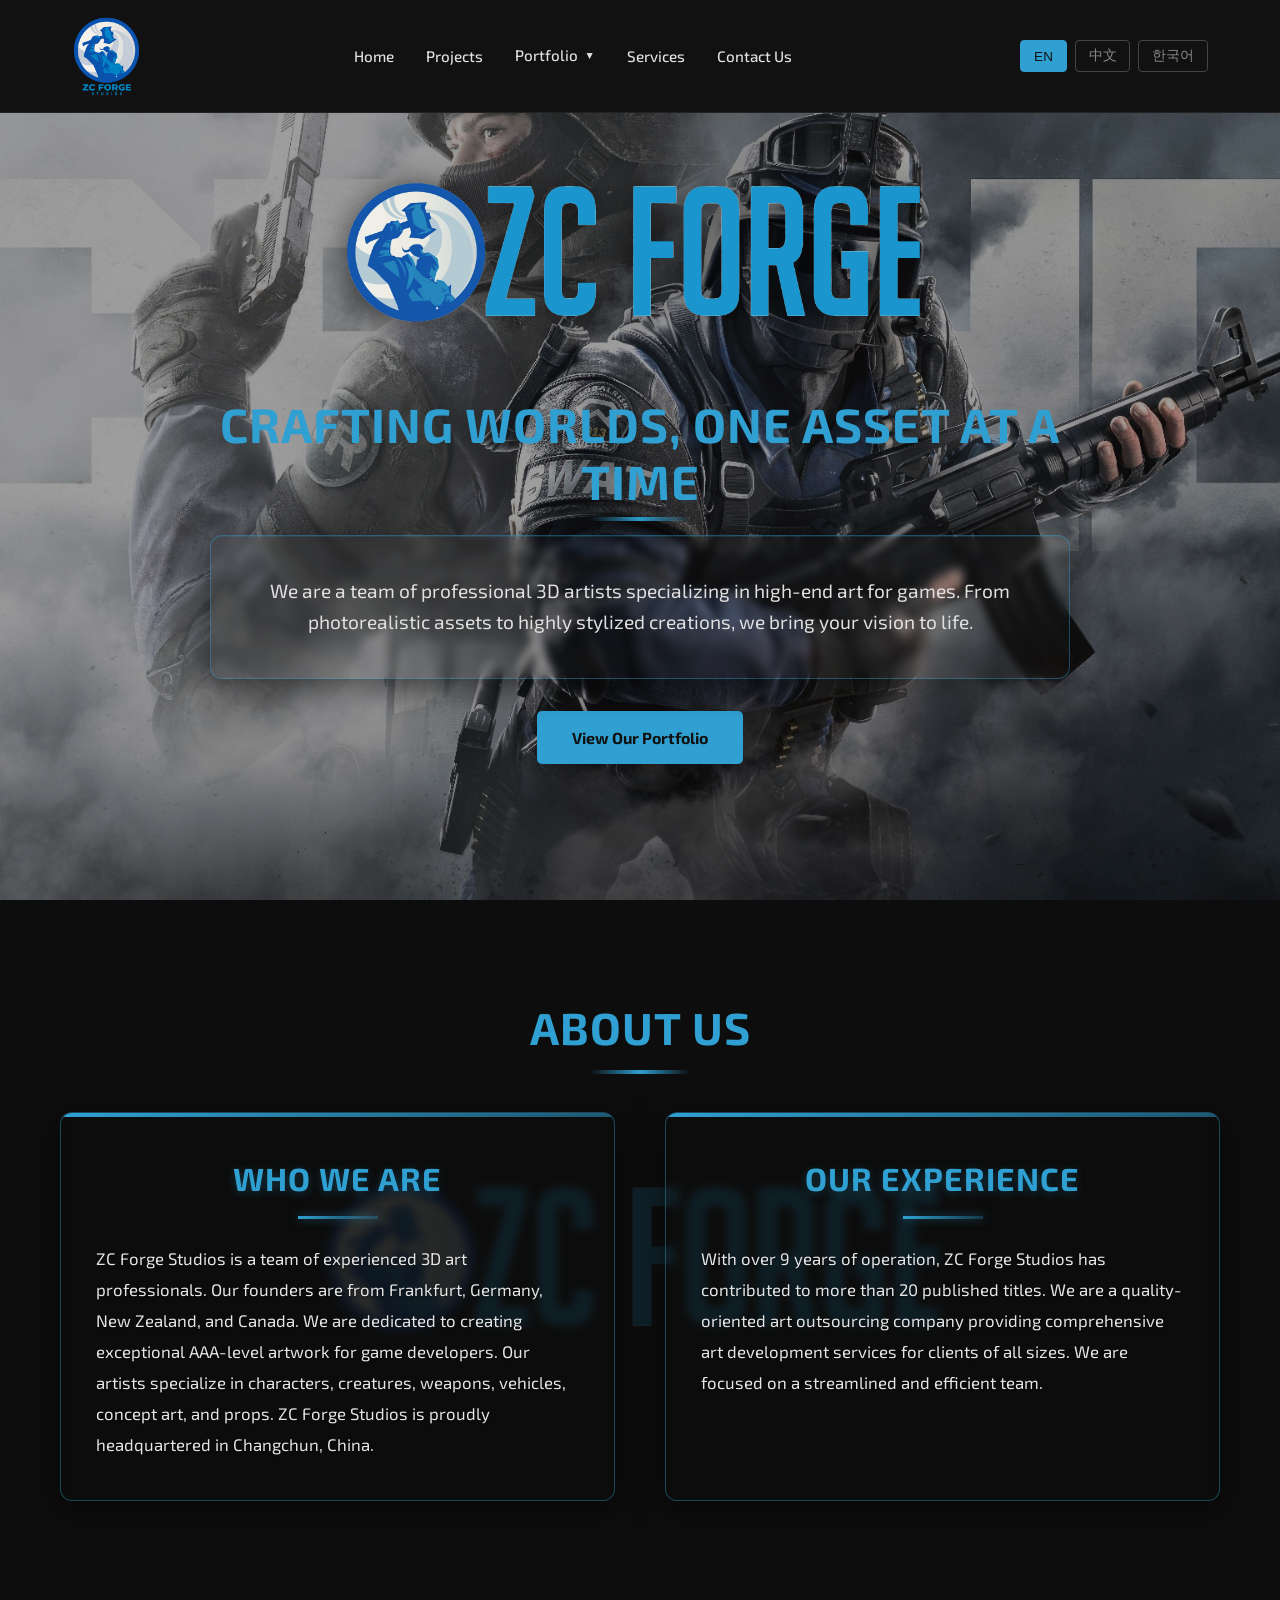
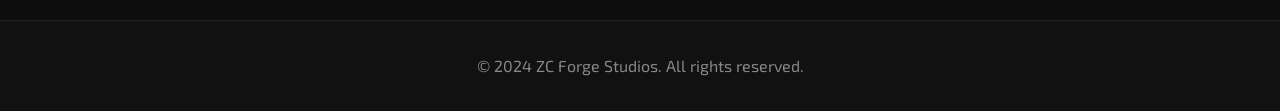
<file: index.html>
<!DOCTYPE html>
<html lang="en">
<head>
    <meta charset="UTF-8">
    <meta name="viewport" content="width=device-width, initial-scale=1.0">
    <meta name="description" content="ZC Forge Studios - Professional 3D Art for Games">
    <title>ZC Forge Studios</title>
    <link rel="preconnect" href="https://fonts.googleapis.com">
    <link rel="preconnect" href="https://fonts.gstatic.com" crossorigin>
    <link href="https://fonts.googleapis.com/css2?family=Exo+2:wght@400;600;700&display=swap" rel="stylesheet">
    <link rel="stylesheet" href="css/style.css">
    <link rel="apple-touch-icon" sizes="180x180" href="/apple-touch-icon.png">
    <link rel="icon" type="image/png" sizes="32x32" href="/favicon-32x32.png">
    <link rel="icon" type="image/png" sizes="16x16" href="/favicon-16x16.png">
    <link rel="manifest" href="/site.webmanifest">
</head>
<body>
    <header>
        <nav>
            <div class="logo">
                <a href="index.html">
                    <img src="images/logo/zcForgeTransparent.jpg" alt="ZC Forge Studios" class="logo-image">
                </a>
            </div>
            <ul class="nav-links">
                <li><a href="index.html" data-en="Home" data-zh="首页" data-ko="홈">Home</a></li>
                <li><a href="projects.html" data-en="Projects" data-zh="项目" data-ko="프로젝트">Projects</a></li>
                <li class="dropdown">
                    <a href="#" class="dropdown-toggle" data-en="Portfolio" data-zh="作品集" data-ko="포트폴리오">Portfolio</a>
                    <ul class="dropdown-menu">
                        <li><a href="portfolio-characters.html" data-en="Characters" data-zh="角色" data-ko="캐릭터">Characters</a></li>
                        <li><a href="portfolio-creatures.html" data-en="Creatures" data-zh="生物" data-ko="크리처">Creatures</a></li>
                        <li><a href="portfolio-props.html" data-en="Props" data-zh="道具" data-ko="소품">Props</a></li>
                        <li><a href="portfolio-vehicles.html" data-en="Vehicles" data-zh="载具" data-ko="탈것">Vehicles</a></li>
                        <li><a href="portfolio-weapons.html" data-en="Weapons" data-zh="武器" data-ko="무기">Weapons</a></li>
                        <li><a href="portfolio-stylised.html" data-en="Stylised" data-zh="风格化" data-ko="스타일화">Stylised</a></li>
                        <li><a href="portfolio-photogrammetry.html" data-en="Photogrammetry" data-zh="摄影测量" data-ko="포토그래메트리">Photogrammetry</a></li>
                    </ul>
                </li>
                <li><a href="services.html" data-en="Services" data-zh="服务" data-ko="서비스">Services</a></li>
                <li><a href="contact.html" data-en="Contact Us" data-zh="联系我们" data-ko="문의하기">Contact Us</a></li>
            </ul>
            <div class="lang-switch">
                <button class="lang-btn active" data-lang="en">EN</button>
                <button class="lang-btn" data-lang="zh">中文</button>
                <button class="lang-btn" data-lang="ko">한국어</button>
            </div>
            <button class="mobile-menu-toggle" aria-label="Toggle navigation menu">
                <span class="hamburger"></span>
            </button>
        </nav>
    </header>

    <!-- Floating logo for when navbar is hidden -->
    <div class="floating-logo" id="floating-logo">
        <a href="index.html">
            <img src="images/logo/zcForgeTransparent.jpg" alt="ZC Forge Studios">
        </a>
    </div>

    <main>
        <section id="home" class="hero">
            <!-- 
                CAROUSEL BACKGROUND IMAGES
                To use your own images for the carousel:
                1. Upload your images to the 'images/carousel/' directory
                2. Replace the placeholder URLs below with your image paths
                   Example: url('images/carousel/slide1.jpg')
                3. Recommended image size: 1920x1080 pixels (16:9 aspect ratio)
                4. Supported formats: JPG, PNG, WebP
                
                You can add more slides by duplicating the div.hero-slide elements,
                or remove slides by deleting them. The carousel will automatically
                adapt to the number of slides.
            -->
            <div class="hero-slideshow">
                <div class="hero-slide active" style="background-image: url('images/carousel/banner1.jpg')"></div>
                <div class="hero-slide" style="background-image: url('images/carousel/banner2.jpg')"></div>
                <div class="hero-slide" style="background-image: url('images/carousel/banner3.jpg')"></div>
                <div class="hero-slide" style="background-image: url('images/carousel/banner4.jpg')"></div>
                <div class="hero-slide" style="background-image: url('images/carousel/banner5.jpg')"></div>
                <div class="hero-slide" style="background-image: url('images/carousel/banner6.jpg')"></div>
                <div class="hero-slide" style="background-image: url('images/carousel/banner7.jpg')"></div>
                <div class="hero-slide" style="background-image: url('images/carousel/banner8.jpg')"></div>
                <div class="hero-slide" style="background-image: url('images/carousel/banner9.jpg')"></div>
                <div class="hero-slide" style="background-image: url('images/carousel/banner10.jpg')"></div>
                <div class="hero-slide" style="background-image: url('images/carousel/banner11.jpg')"></div>
            </div>
            <div class="hero-content">
                <img src="images/logo/zcForgeTransparentBanner.png" alt="ZC Forge Studios" class="hero-banner-logo">
                <h2 data-en="Crafting Worlds, One Asset at a Time" data-zh="铸造游戏世界，从每一个资产开始" data-ko="한 번에 하나의 에셋으로 세계를 만들어갑니다">Crafting Worlds, One Asset at a Time</h2>
                <div class="hero-text-box">
                    <p data-en="We are a team of professional 3D artists specializing in high-end art for games. From photorealistic assets to highly stylized creations, we bring your vision to life." data-zh="我们是一支专业的3D美术团队，专注于为游戏打造高端美术。从写实资产到高度风格化的创作，我们都将您的愿景变为现实。" data-ko="저희는 게임을 위한 고급 아트를 전문으로 하는 프로페셔널 3D 아티스트 팀입니다. 포토리얼리스틱 에셋부터 고도로 스타일화된 창작물까지, 여러분의 비전을 실현시켜 드립니다.">We are a team of professional 3D artists specializing in high-end art for games. From photorealistic assets to highly stylized creations, we bring your vision to life.</p>
                </div>
                <a href="projects.html" class="cta-button" data-en="View Our Portfolio" data-zh="查看我们的作品集" data-ko="포트폴리오 보기">View Our Portfolio</a>
            </div>
        </section>

        <section id="about" class="about">
            <div class="container">
                <h2 data-en="About Us" data-zh="关于我们" data-ko="회사 소개">About Us</h2>
                <div class="about-content">
                    <div class="about-block">
                        <h3 data-en="Who We Are" data-zh="我们是谁" data-ko="우리는 누구인가">Who We Are</h3>
                        <p data-en="ZC Forge Studios is a team of experienced 3D art professionals. Our founders are from Frankfurt, Germany, New Zealand, and Canada. We are dedicated to creating exceptional AAA-level artwork for game developers. Our artists specialize in characters, creatures, weapons, vehicles, concept art, and props. ZC Forge Studios is proudly headquartered in Changchun, China." data-zh="ZC Forge Studios是一支由经验丰富的3D美术专业人士组成的团队，我们的创始人来自德国法兰克福、新西兰和加拿大。我们致力于为各种规模的游戏开发商开发和制作卓越的AAA级美术作品。我们的3D艺术家专精于角色、生物、武器、载具、概念艺术和复杂道具。ZC Forge Studios自豪地总部设在中国长春。" data-ko="ZC Forge Studios는 경험이 풍부한 3D 아트 전문가들로 구성된 팀입니다. 설립자들은 독일 프랑크푸르트, 뉴질랜드, 캐나다 출신입니다. 저희는 게임 개발자들을 위해 뛰어난 AAA급 아트워크를 제작하는 데 전념하고 있습니다. 저희 아티스트들은 캐릭터, 크리처, 무기, 탈것, 컨셉 아트, 소품을 전문으로 합니다. ZC Forge Studios는 중국 창춘에 본사를 두고 있습니다.">ZC Forge Studios is a team of experienced 3D art professionals. Our founders are from Frankfurt, Germany, New Zealand, and Canada. We are dedicated to creating exceptional AAA-level artwork for game developers. Our artists specialize in characters, creatures, weapons, vehicles, concept art, and props. ZC Forge Studios is proudly headquartered in Changchun, China.</p>
                    </div>
                    <div class="about-block">
                        <h3 data-en="Our Experience" data-zh="我们的经验" data-ko="우리의 경험">Our Experience</h3>
                        <p data-en="With over 9 years of operation, ZC Forge Studios has contributed to more than 20 published titles. We are a quality-oriented art outsourcing company providing comprehensive art development services for clients of all sizes. We are focused on a streamlined and efficient team." data-zh="ZC Forge Studios已运营超过9年，为20多款已发行的游戏做出了贡献。我们是一家专注于高端游戏美术和3D数字资产的艺术外包公司，为各种规模的客户提供全面的美术开发服务。我们的工作室拥有许多经验丰富且技术娴熟的全职艺术家。" data-ko="9년 이상의 운영 경험을 가진 ZC Forge Studios는 20개 이상의 출시된 타이틀에 기여해 왔습니다. 저희는 품질 중심의 아트 아웃소싱 회사로, 모든 규모의 고객에게 종합적인 아트 개발 서비스를 제공합니다. 저희는 효율적이고 체계적인 팀에 집중하고 있습니다.">With over 9 years of operation, ZC Forge Studios has contributed to more than 20 published titles. We are a quality-oriented art outsourcing company providing comprehensive art development services for clients of all sizes. We are focused on a streamlined and efficient team.</p>
                    </div>
                </div>
            </div>
        </section>
    </main>

    <footer>
        <div class="container">
            <p data-en="© 2024 ZC Forge Studios. All rights reserved." data-zh="© 2024 ZC Forge Studios。保留所有权利。" data-ko="© 2024 ZC Forge Studios. 모든 권리 보유.">&copy; 2024 ZC Forge Studios. All rights reserved.</p>
        </div>
    </footer>

    <script src="js/script.js"></script>
</body>
</html>
</file>
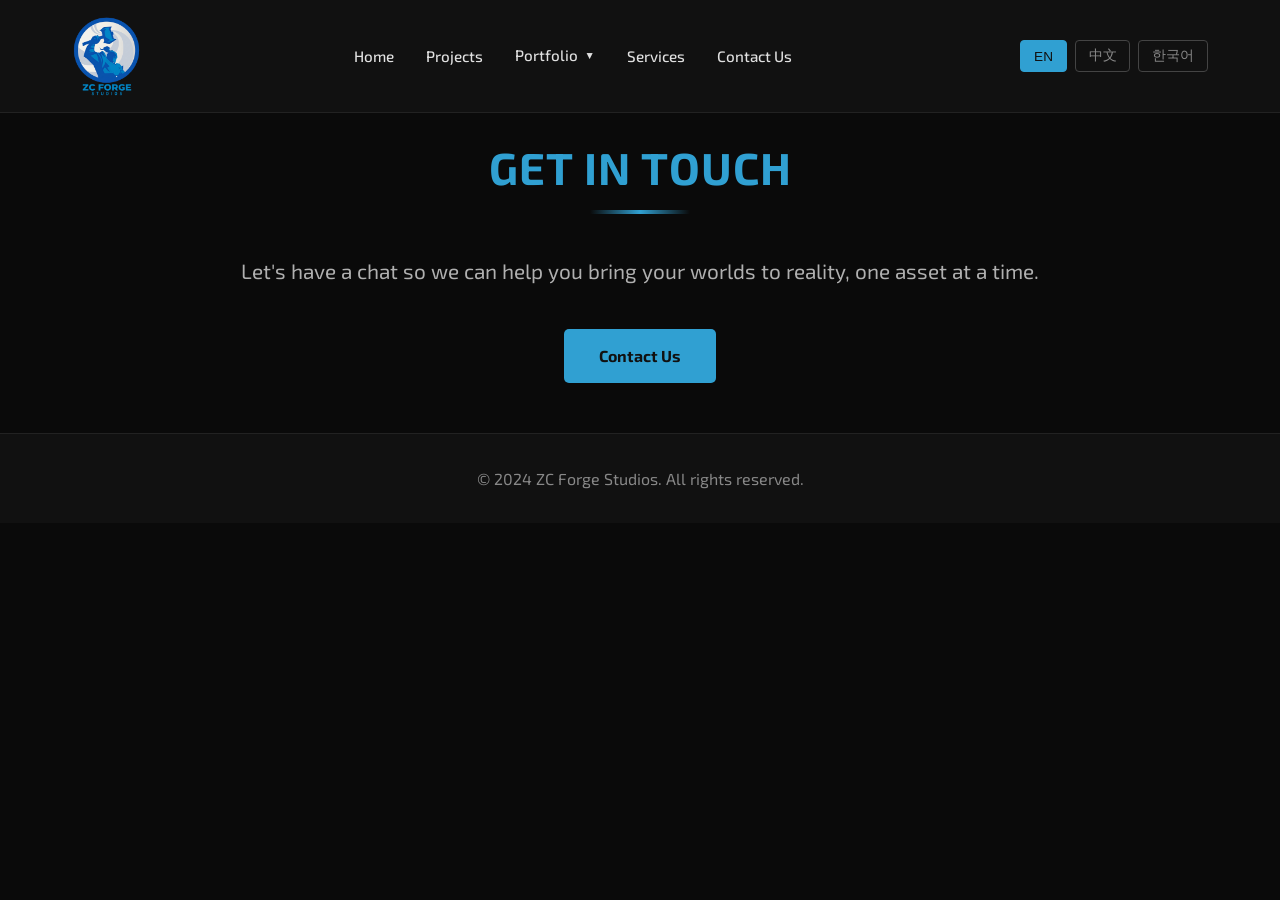
<file: contact.html>
<!DOCTYPE html>
<html lang="en">
<head>
    <meta charset="UTF-8">
    <meta name="viewport" content="width=device-width, initial-scale=1.0">
    <meta name="description" content="ZC Forge Studios - Contact Us">
    <title>Contact Us - ZC Forge Studios</title>
    <link rel="preconnect" href="https://fonts.googleapis.com">
    <link rel="preconnect" href="https://fonts.gstatic.com" crossorigin>
    <link href="https://fonts.googleapis.com/css2?family=Exo+2:wght@400;600;700&display=swap" rel="stylesheet">
    <link rel="stylesheet" href="css/style.css">
    <link rel="apple-touch-icon" sizes="180x180" href="/apple-touch-icon.png">
    <link rel="icon" type="image/png" sizes="32x32" href="/favicon-32x32.png">
    <link rel="icon" type="image/png" sizes="16x16" href="/favicon-16x16.png">
    <link rel="manifest" href="/site.webmanifest">
</head>
<body>
    <header>
        <nav>
            <div class="logo">
                <a href="index.html">
                    <img src="images/logo/zcForgeTransparent.jpg" alt="ZC Forge Studios" class="logo-image">
                </a>
            </div>
            <ul class="nav-links">
                <li><a href="index.html" data-en="Home" data-zh="首页" data-ko="홈">Home</a></li>
                <li><a href="projects.html" data-en="Projects" data-zh="项目" data-ko="프로젝트">Projects</a></li>
                <li class="dropdown">
                    <a href="#" class="dropdown-toggle" data-en="Portfolio" data-zh="作品集" data-ko="포트폴리오">Portfolio</a>
                    <ul class="dropdown-menu">
                        <li><a href="portfolio-characters.html" data-en="Characters" data-zh="角色" data-ko="캐릭터">Characters</a></li>
                        <li><a href="portfolio-creatures.html" data-en="Creatures" data-zh="生物" data-ko="크리처">Creatures</a></li>
                        <li><a href="portfolio-props.html" data-en="Props" data-zh="道具" data-ko="소품">Props</a></li>
                        <li><a href="portfolio-vehicles.html" data-en="Vehicles" data-zh="载具" data-ko="탈것">Vehicles</a></li>
                        <li><a href="portfolio-weapons.html" data-en="Weapons" data-zh="武器" data-ko="무기">Weapons</a></li>
                        <li><a href="portfolio-stylised.html" data-en="Stylised" data-zh="风格化" data-ko="스타일화">Stylised</a></li>
                        <li><a href="portfolio-photogrammetry.html" data-en="Photogrammetry" data-zh="摄影测量" data-ko="포토그래메트리">Photogrammetry</a></li>
                    </ul>
                </li>
                <li><a href="services.html" data-en="Services" data-zh="服务" data-ko="서비스">Services</a></li>
                <li><a href="contact.html" data-en="Contact Us" data-zh="联系我们" data-ko="문의하기">Contact Us</a></li>
            </ul>
            <div class="lang-switch">
                <button class="lang-btn active" data-lang="en">EN</button>
                <button class="lang-btn" data-lang="zh">中文</button>
                <button class="lang-btn" data-lang="ko">한국어</button>
            </div>
            <button class="mobile-menu-toggle" aria-label="Toggle navigation menu">
                <span class="hamburger"></span>
            </button>
        </nav>
    </header>

    <main>
        <section id="contact" class="contact">
            <div class="container">
                <h2 data-en="Get in Touch" data-zh="联系我们" data-ko="문의하기">Get in Touch</h2>
                <div class="contact-content">
                    <p class="contact-subtitle" data-en="Let's have a chat so we can help you bring your worlds to reality, one asset at a time." data-zh="让我们聊聊，帮助您将您的世界变为现实，一次一个资产。" data-ko="대화를 나누어 여러분의 세계를 현실로 만드는 데 도움을 드리겠습니다. 한 번에 하나의 에셋으로.">Let's have a chat so we can help you bring your worlds to reality, one asset at a time.</p>
                    <a href="mailto:hello@zcforgestudios.com" class="cta-button contact-button" data-en="Contact Us" data-zh="联系我们" data-ko="문의하기">Contact Us</a>
                </div>
            </div>
        </section>
    </main>

    <footer>
        <div class="container">
            <p data-en="© 2024 ZC Forge Studios. All rights reserved." data-zh="© 2024 ZC Forge Studios。保留所有权利。" data-ko="© 2024 ZC Forge Studios. 모든 권리 보유.">&copy; 2024 ZC Forge Studios. All rights reserved.</p>
        </div>
    </footer>

    <script src="js/script.js"></script>
</body>
</html>
</file>
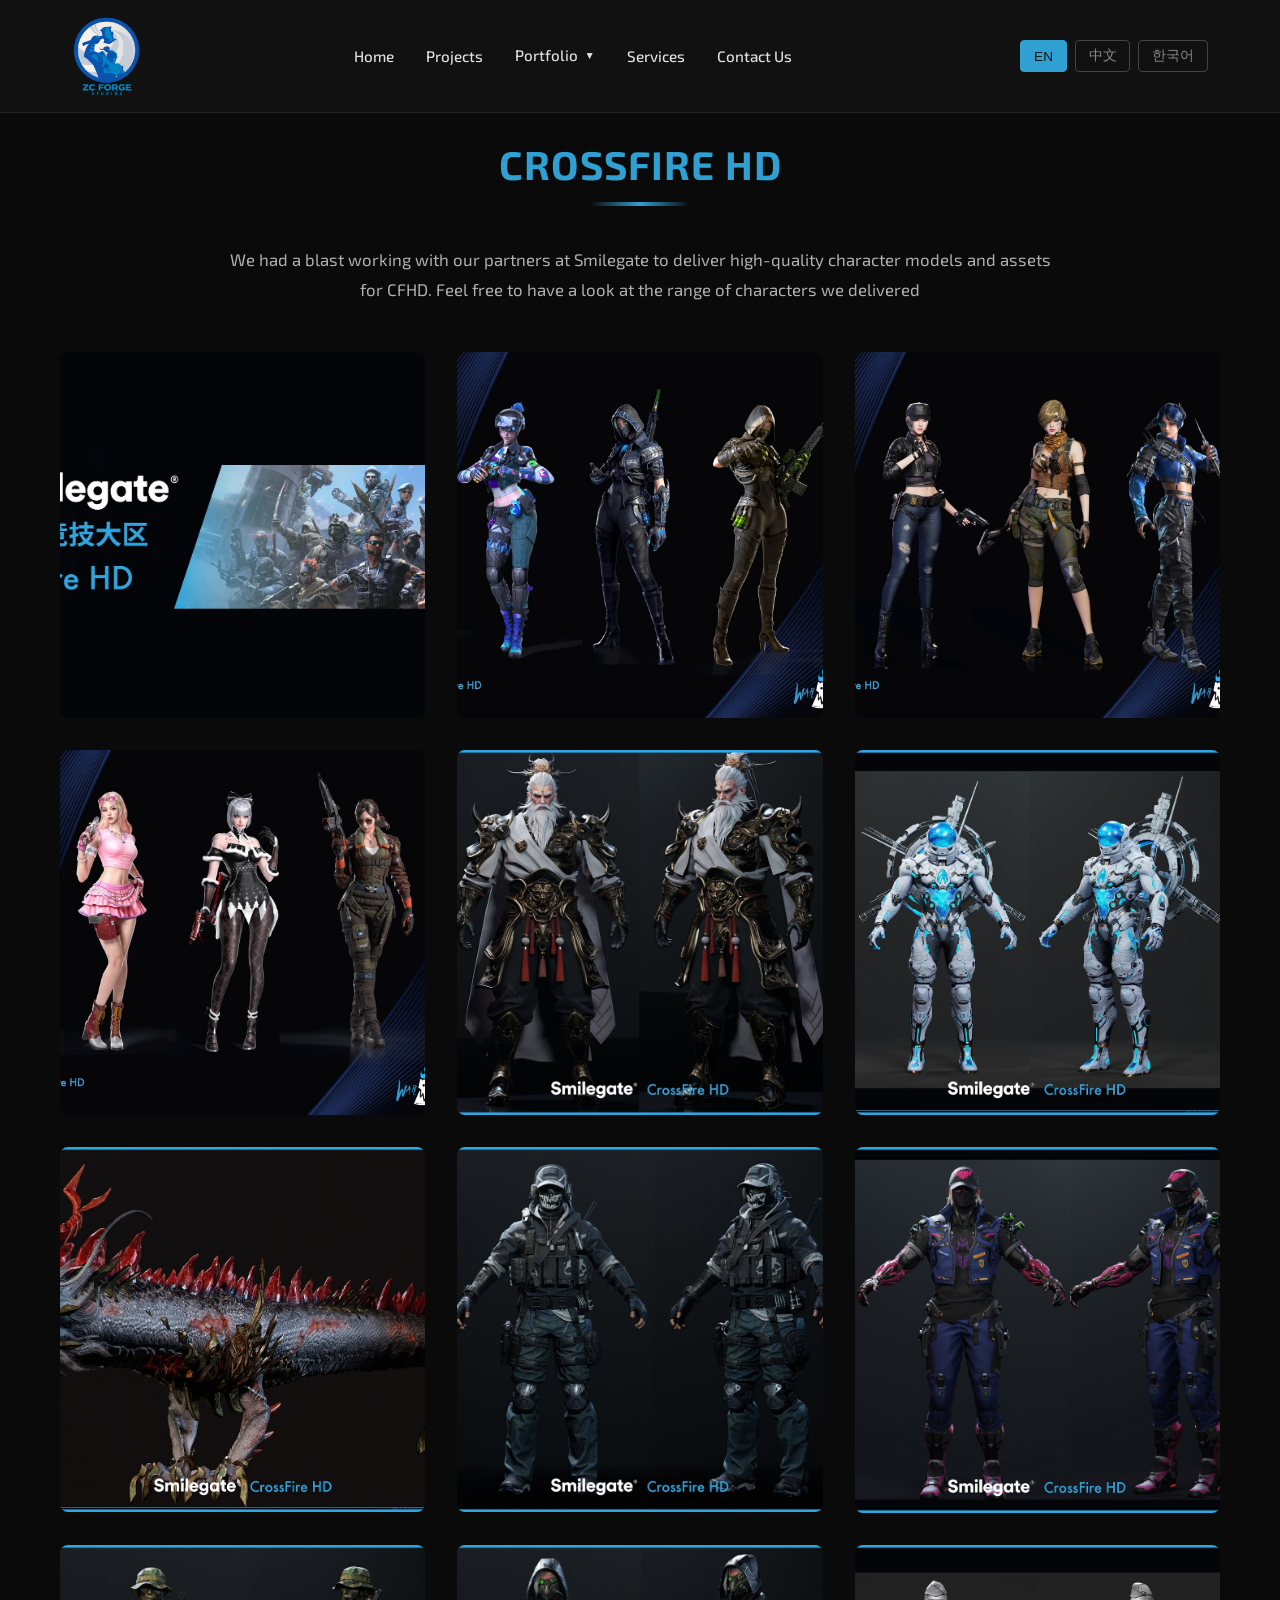
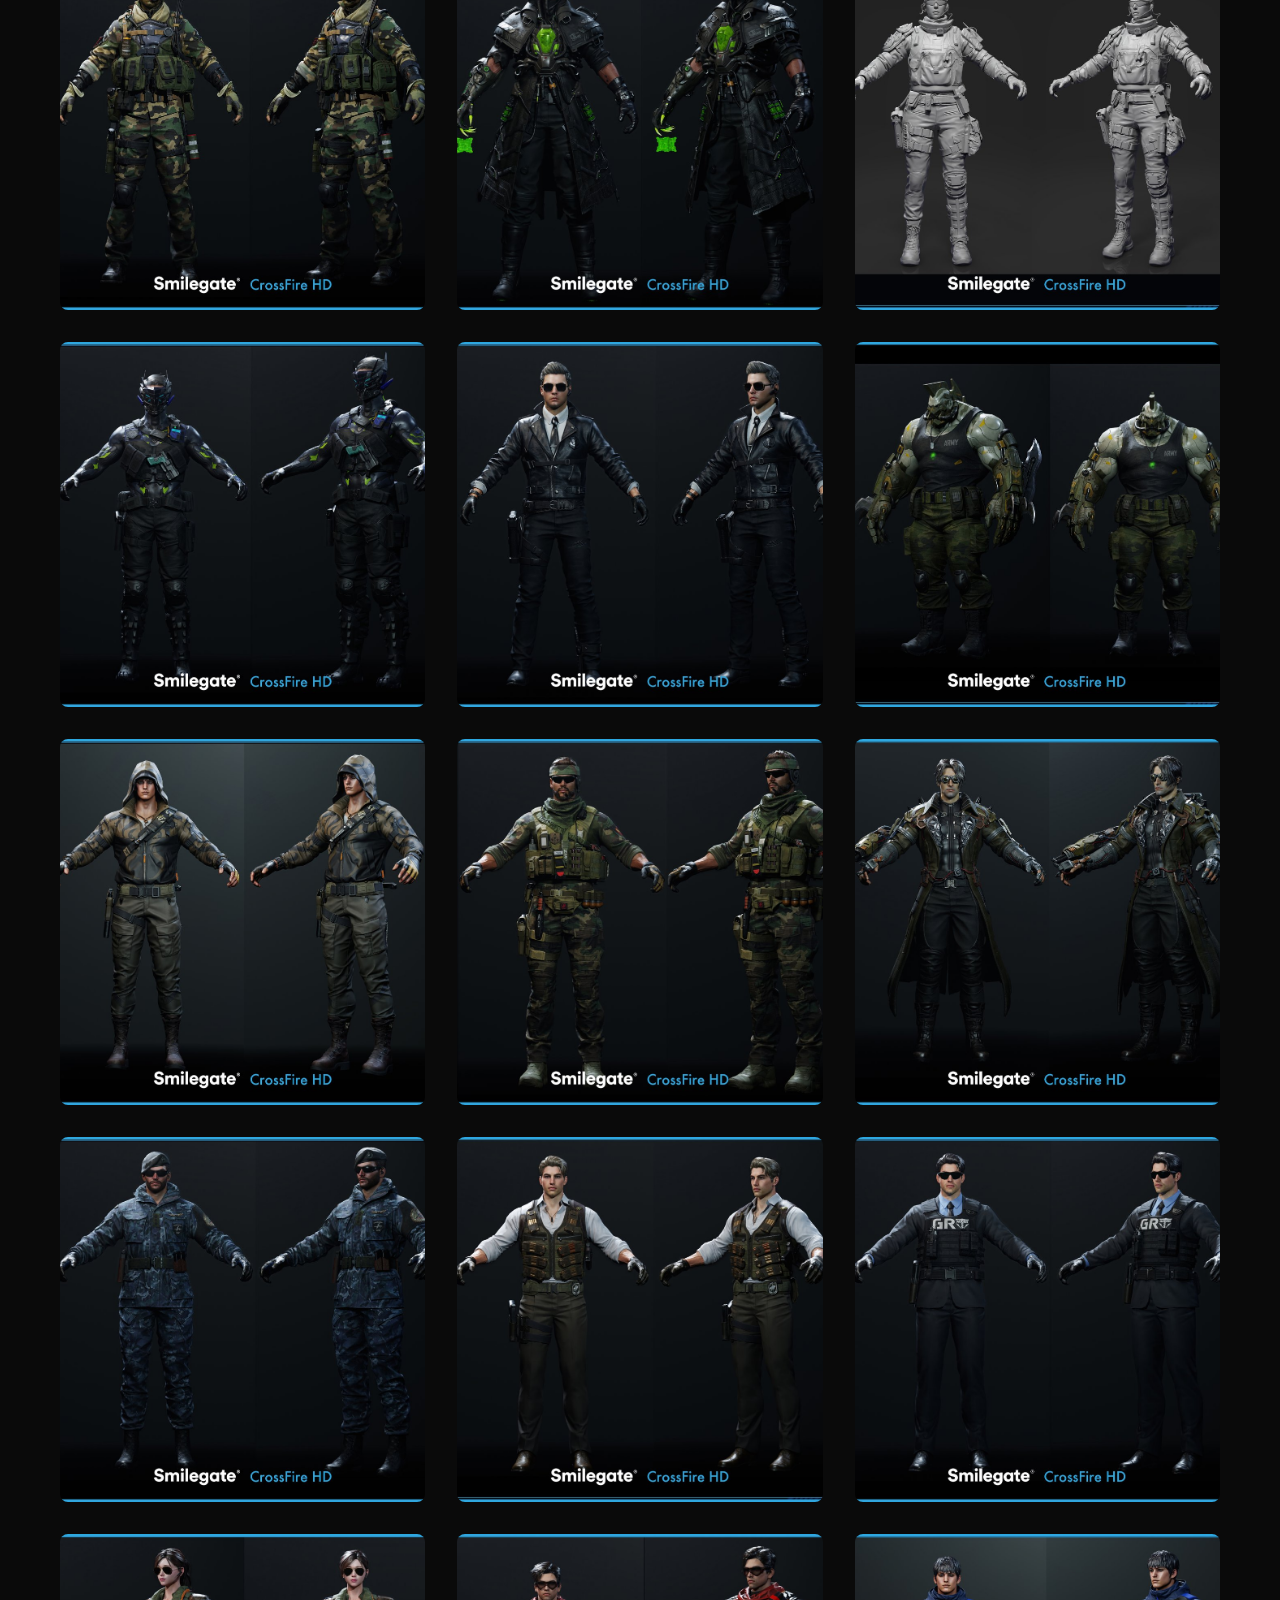
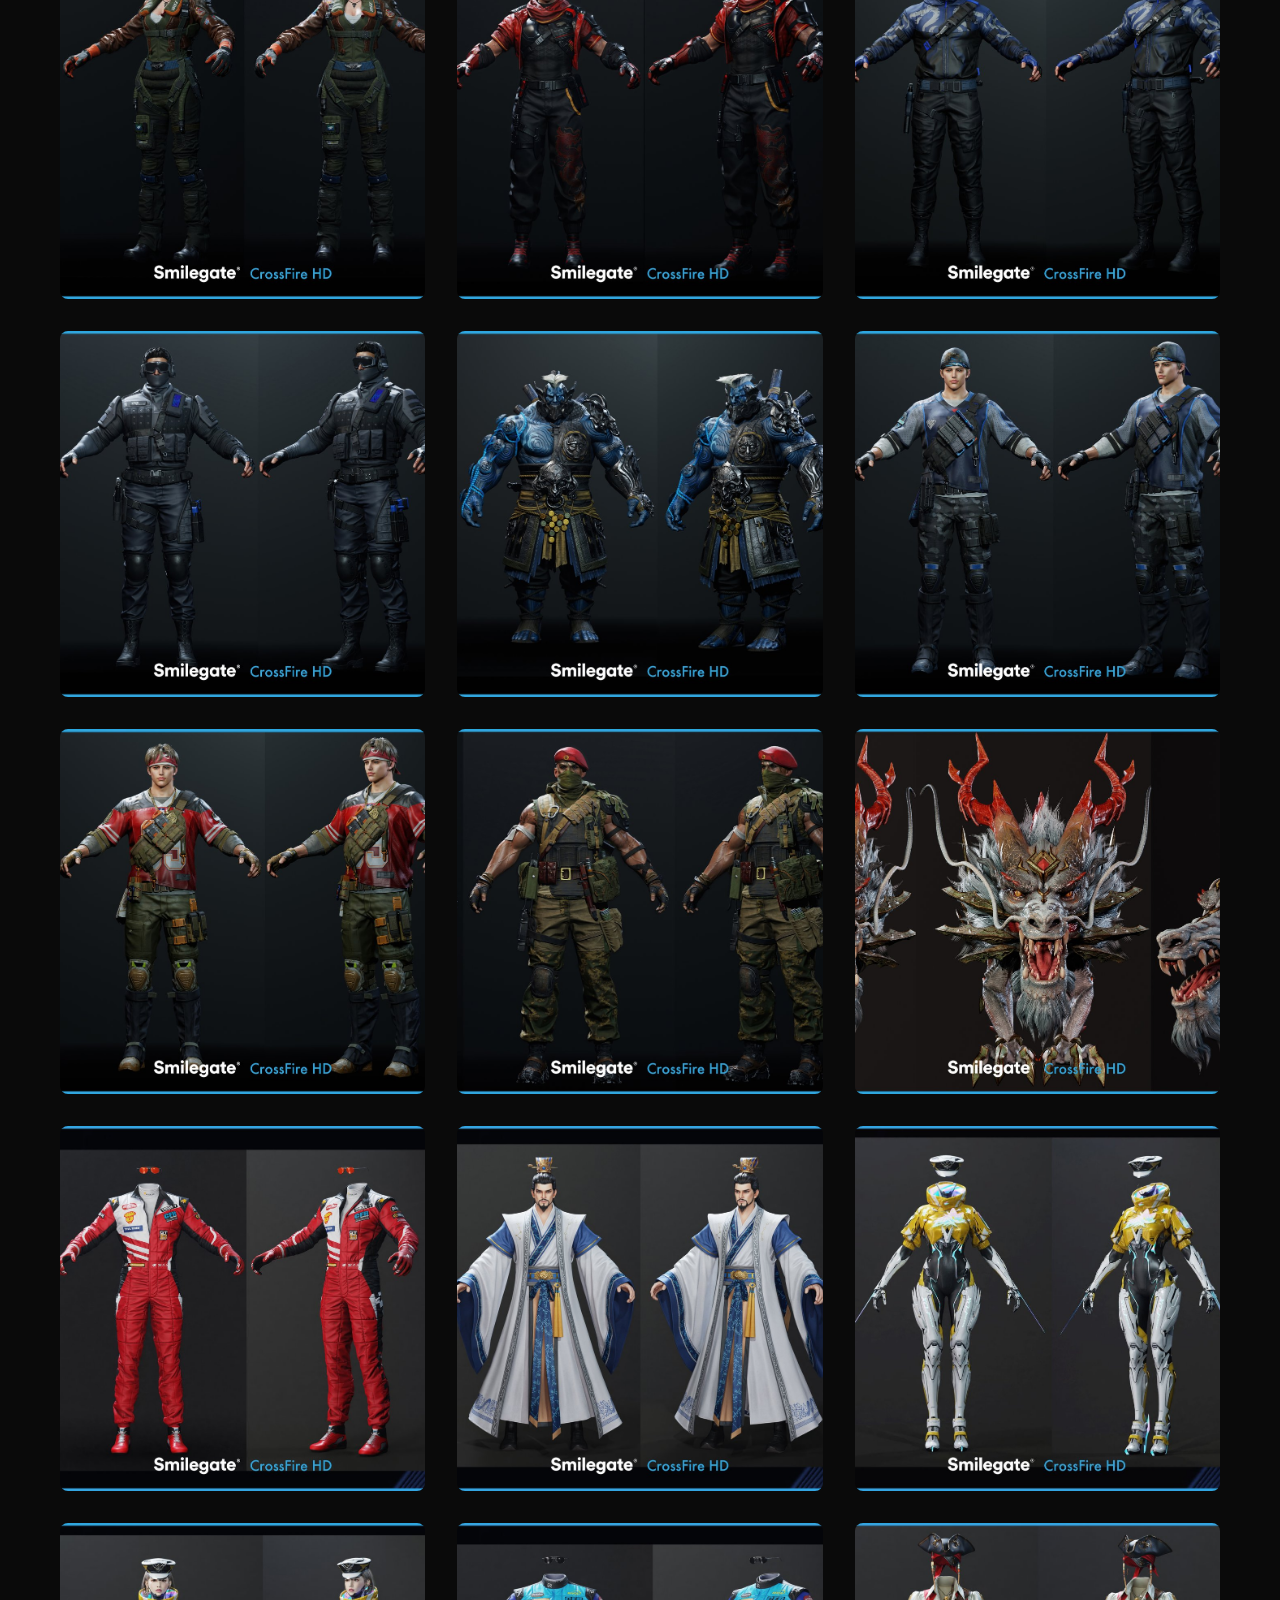
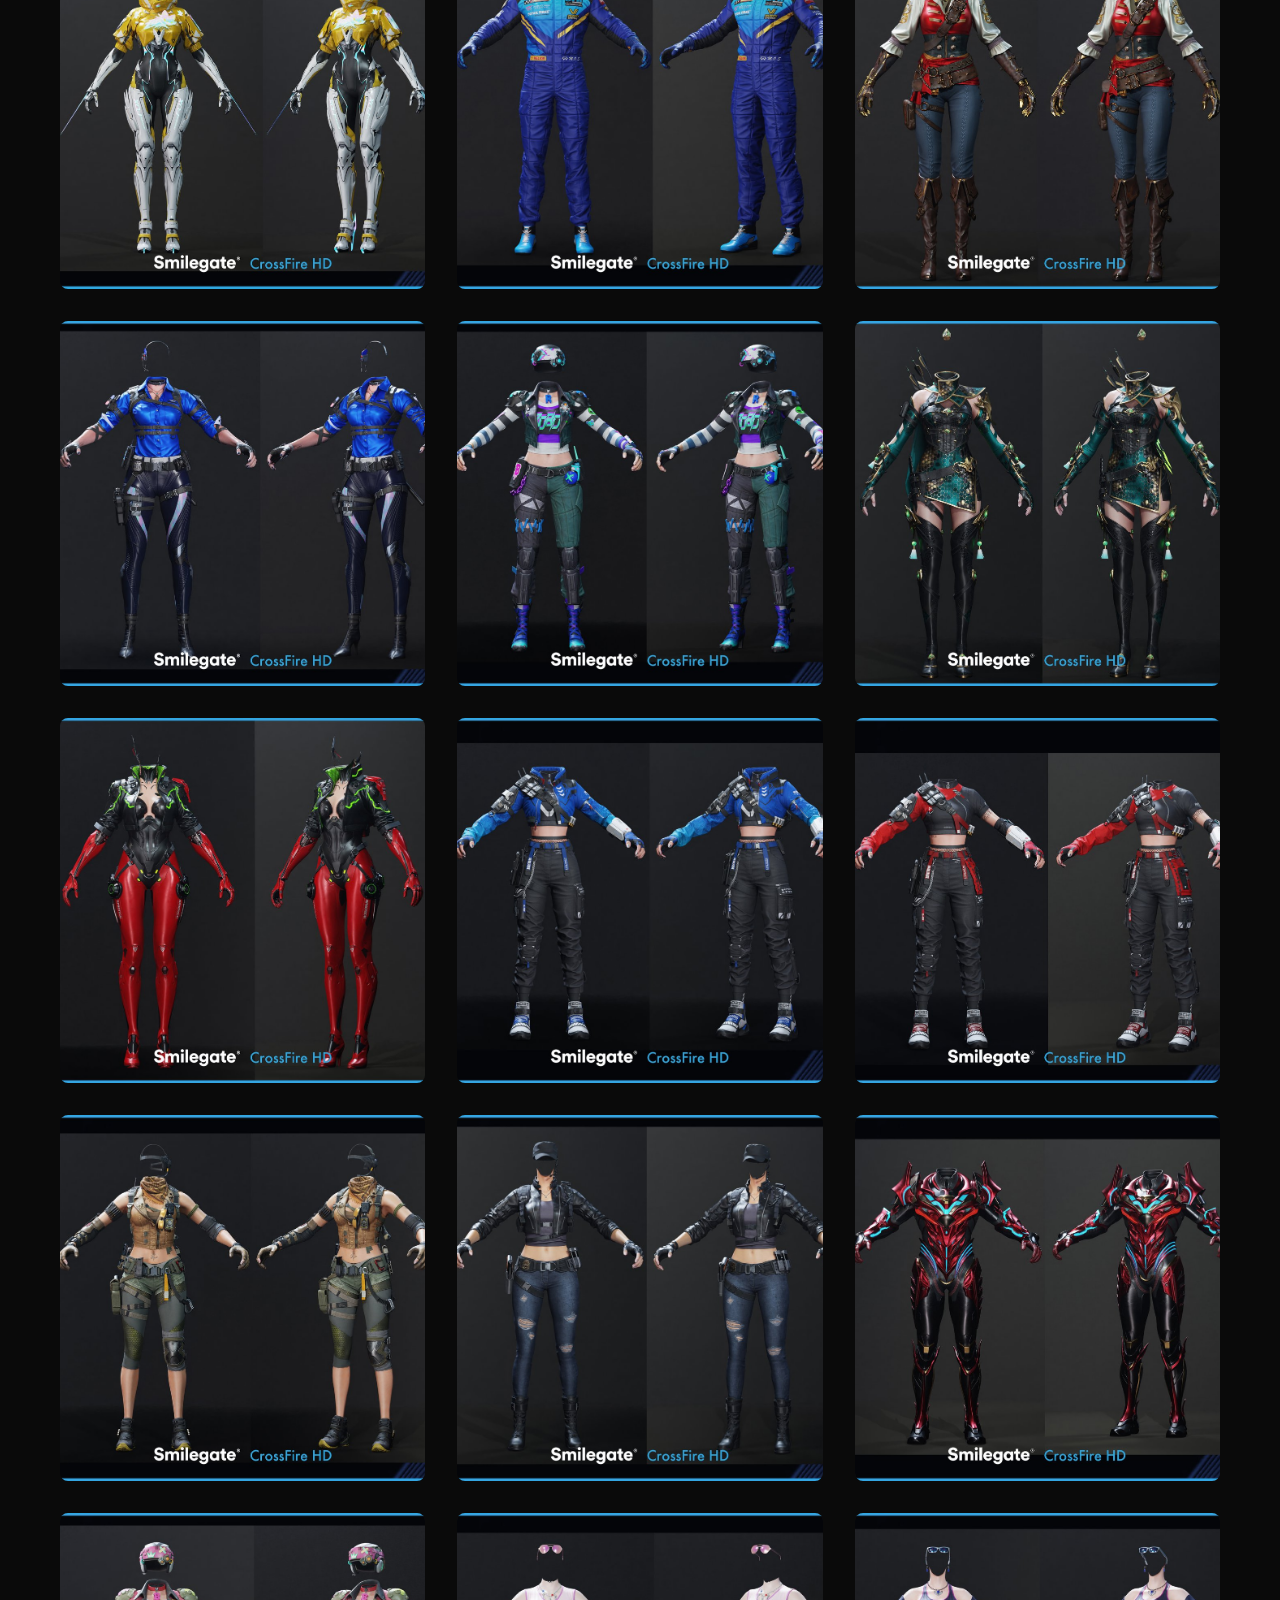
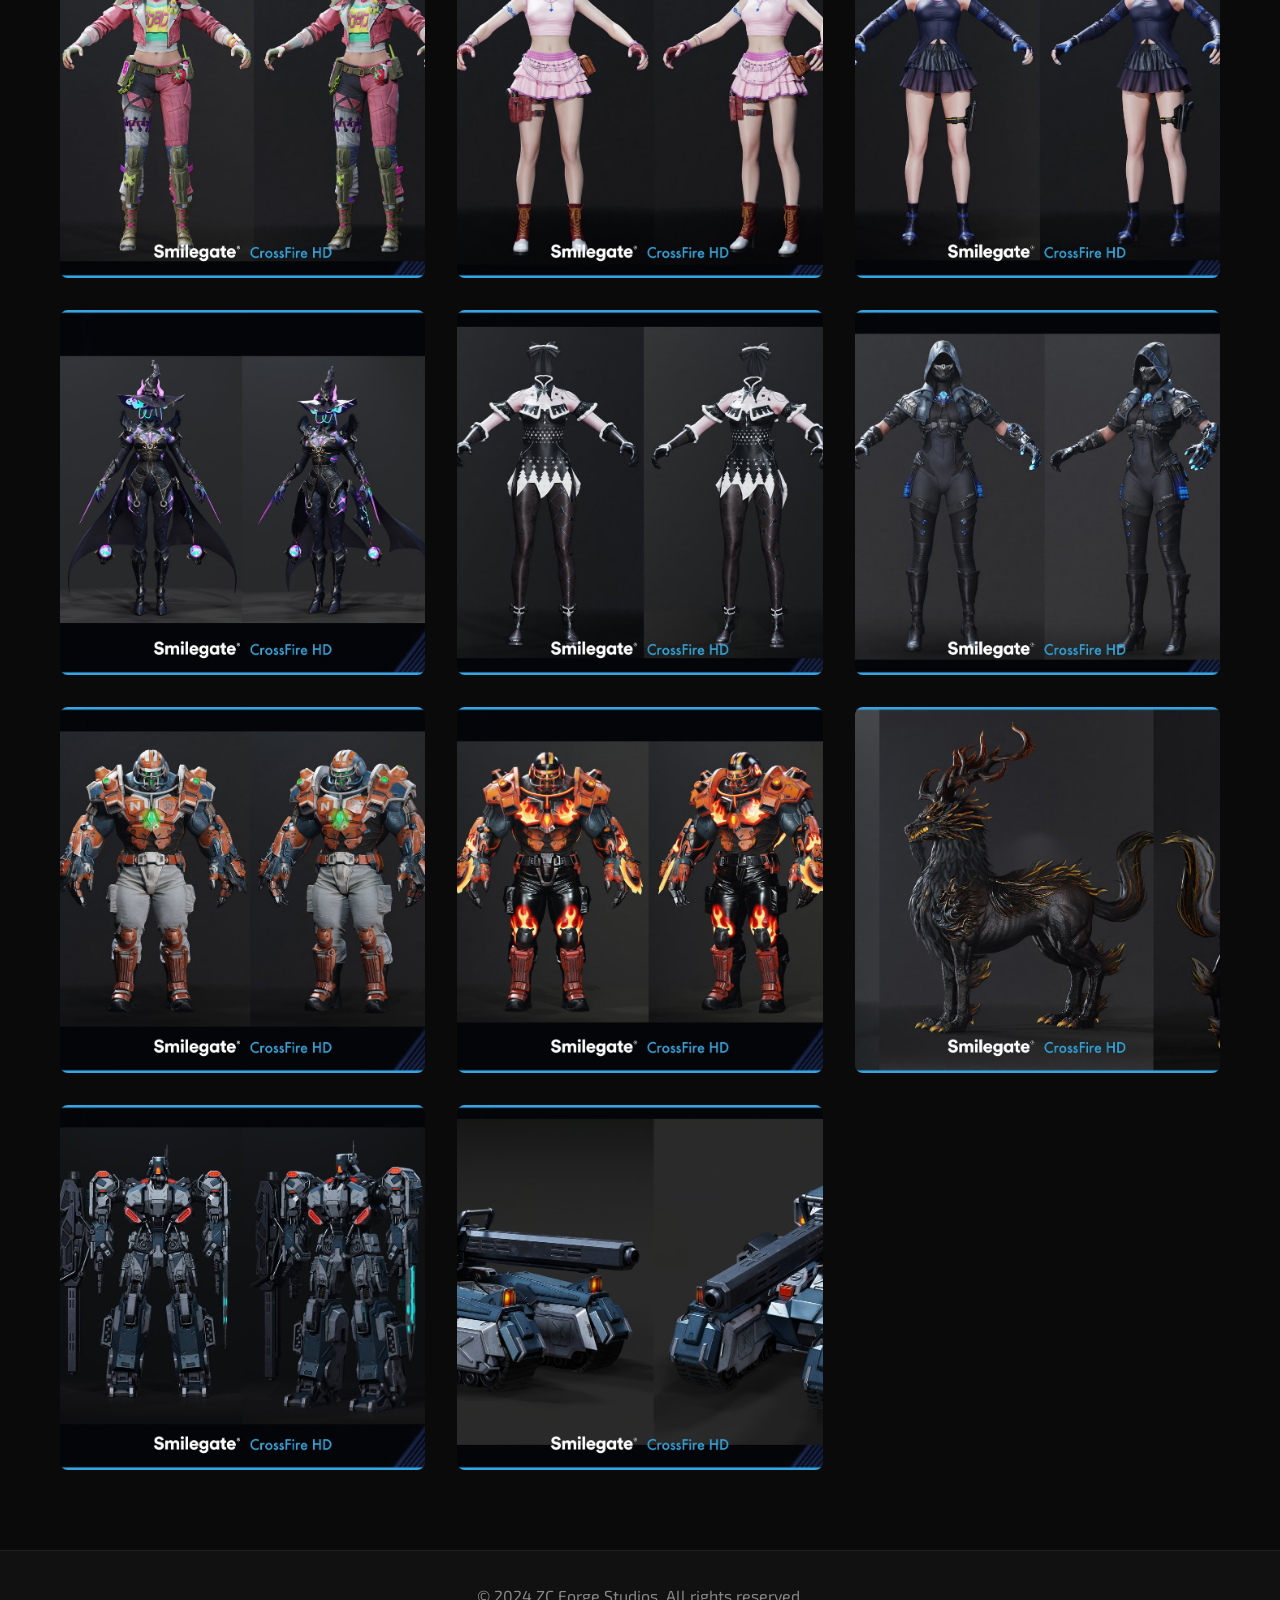
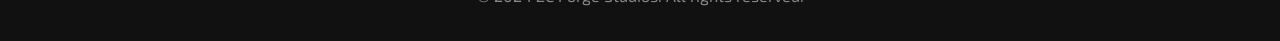
<file: crossfire-hd.html>
<!DOCTYPE html>
<html lang="en">
<head>
    <meta charset="UTF-8">
    <meta name="viewport" content="width=device-width, initial-scale=1.0">
    <meta name="description" content="ZC Forge Studios - CrossFire HD Portfolio">
    <title>CrossFire HD - ZC Forge Studios</title>
    <link rel="preconnect" href="https://fonts.googleapis.com">
    <link rel="preconnect" href="https://fonts.gstatic.com" crossorigin>
    <link href="https://fonts.googleapis.com/css2?family=Exo+2:wght@400;600;700&display=swap" rel="stylesheet">
    <link rel="stylesheet" href="css/style.css">
    <link rel="apple-touch-icon" sizes="180x180" href="/apple-touch-icon.png">
    <link rel="icon" type="image/png" sizes="32x32" href="/favicon-32x32.png">
    <link rel="icon" type="image/png" sizes="16x16" href="/favicon-16x16.png">
    <link rel="manifest" href="/site.webmanifest">
</head>
<body data-portfolio="cfhd">
    <header>
        <nav>
            <div class="logo">
                <a href="index.html">
                    <img src="images/logo/zcForgeTransparent.jpg" alt="ZC Forge Studios" class="logo-image">
                </a>
            </div>
            <ul class="nav-links">
                <li><a href="index.html" data-en="Home" data-zh="首页" data-ko="홈">Home</a></li>
                <li><a href="projects.html" data-en="Projects" data-zh="项目" data-ko="프로젝트">Projects</a></li>
                <li class="dropdown">
                    <a href="#" class="dropdown-toggle" data-en="Portfolio" data-zh="作品集" data-ko="포트폴리오">Portfolio</a>
                    <ul class="dropdown-menu">
                        <li><a href="portfolio-characters.html" data-en="Characters" data-zh="角色" data-ko="캐릭터">Characters</a></li>
                        <li><a href="portfolio-creatures.html" data-en="Creatures" data-zh="生物" data-ko="크리처">Creatures</a></li>
                        <li><a href="portfolio-props.html" data-en="Props" data-zh="道具" data-ko="소품">Props</a></li>
                        <li><a href="portfolio-vehicles.html" data-en="Vehicles" data-zh="载具" data-ko="탈것">Vehicles</a></li>
                        <li><a href="portfolio-weapons.html" data-en="Weapons" data-zh="武器" data-ko="무기">Weapons</a></li>
                        <li><a href="portfolio-stylised.html" data-en="Stylised" data-zh="风格化" data-ko="스타일화">Stylised</a></li>
                        <li><a href="portfolio-photogrammetry.html" data-en="Photogrammetry" data-zh="摄影测量" data-ko="포토그래메트리">Photogrammetry</a></li>
                    </ul>
                </li>
                <li><a href="services.html" data-en="Services" data-zh="服务" data-ko="서비스">Services</a></li>
                <li><a href="contact.html" data-en="Contact Us" data-zh="联系我们" data-ko="문의하기">Contact Us</a></li>
            </ul>
            <div class="lang-switch">
                <button class="lang-btn active" data-lang="en">EN</button>
                <button class="lang-btn" data-lang="zh">中文</button>
                <button class="lang-btn" data-lang="ko">한국어</button>
            </div>
            <button class="mobile-menu-toggle" aria-label="Toggle navigation menu">
                <span class="hamburger"></span>
            </button>
        </nav>
    </header>

    <main>
        <section class="portfolio-detail">
            <div class="container">
                <h2 data-en="CrossFire HD" data-zh="穿越火线HD" data-ko="크로스파이어 HD">CrossFire HD</h2>
                <p data-en="We had a blast working with our partners at Smilegate to deliver high-quality character models and assets for CFHD. Feel free to have a look at the range of characters we delivered" data-zh="我们很高兴与Smilegate的合作伙伴合作，为CFHD提供高质量的角色模型和资产。欢迎查看我们提供的各种角色" data-ko="저희는 Smilegate 파트너들과 협력하여 CFHD를 위한 고품질 캐릭터 모델과 에셋을 제공하는 즐거운 시간을 보냈습니다. 저희가 제공한 다양한 캐릭터들을 자유롭게 살펴보세요">We had a blast working with our partners at Smilegate to deliver high-quality character models and assets for CFHD. Feel free to have a look at the range of characters we delivered</p>
                <div class="portfolio-grid">
                    <!-- Images will be loaded dynamically by portfolio-loader.js -->
                </div>
            </div>
        </section>
    </main>

    <!-- Lightbox -->
    <div id="portfolio-lightbox" class="portfolio-lightbox">
        <span class="lightbox-close">&times;</span>
        <img class="lightbox-content" id="lightbox-image">
    </div>

    <footer>
        <div class="container">
            <p data-en="© 2024 ZC Forge Studios. All rights reserved." data-zh="© 2024 ZC Forge Studios。保留所有权利。" data-ko="© 2024 ZC Forge Studios. 모든 권리 보유.">&copy; 2024 ZC Forge Studios. All rights reserved.</p>
        </div>
    </footer>

    <script src="js/script.js"></script>
    <script src="js/portfolio-loader.js"></script>
</body>
</html>
</file>
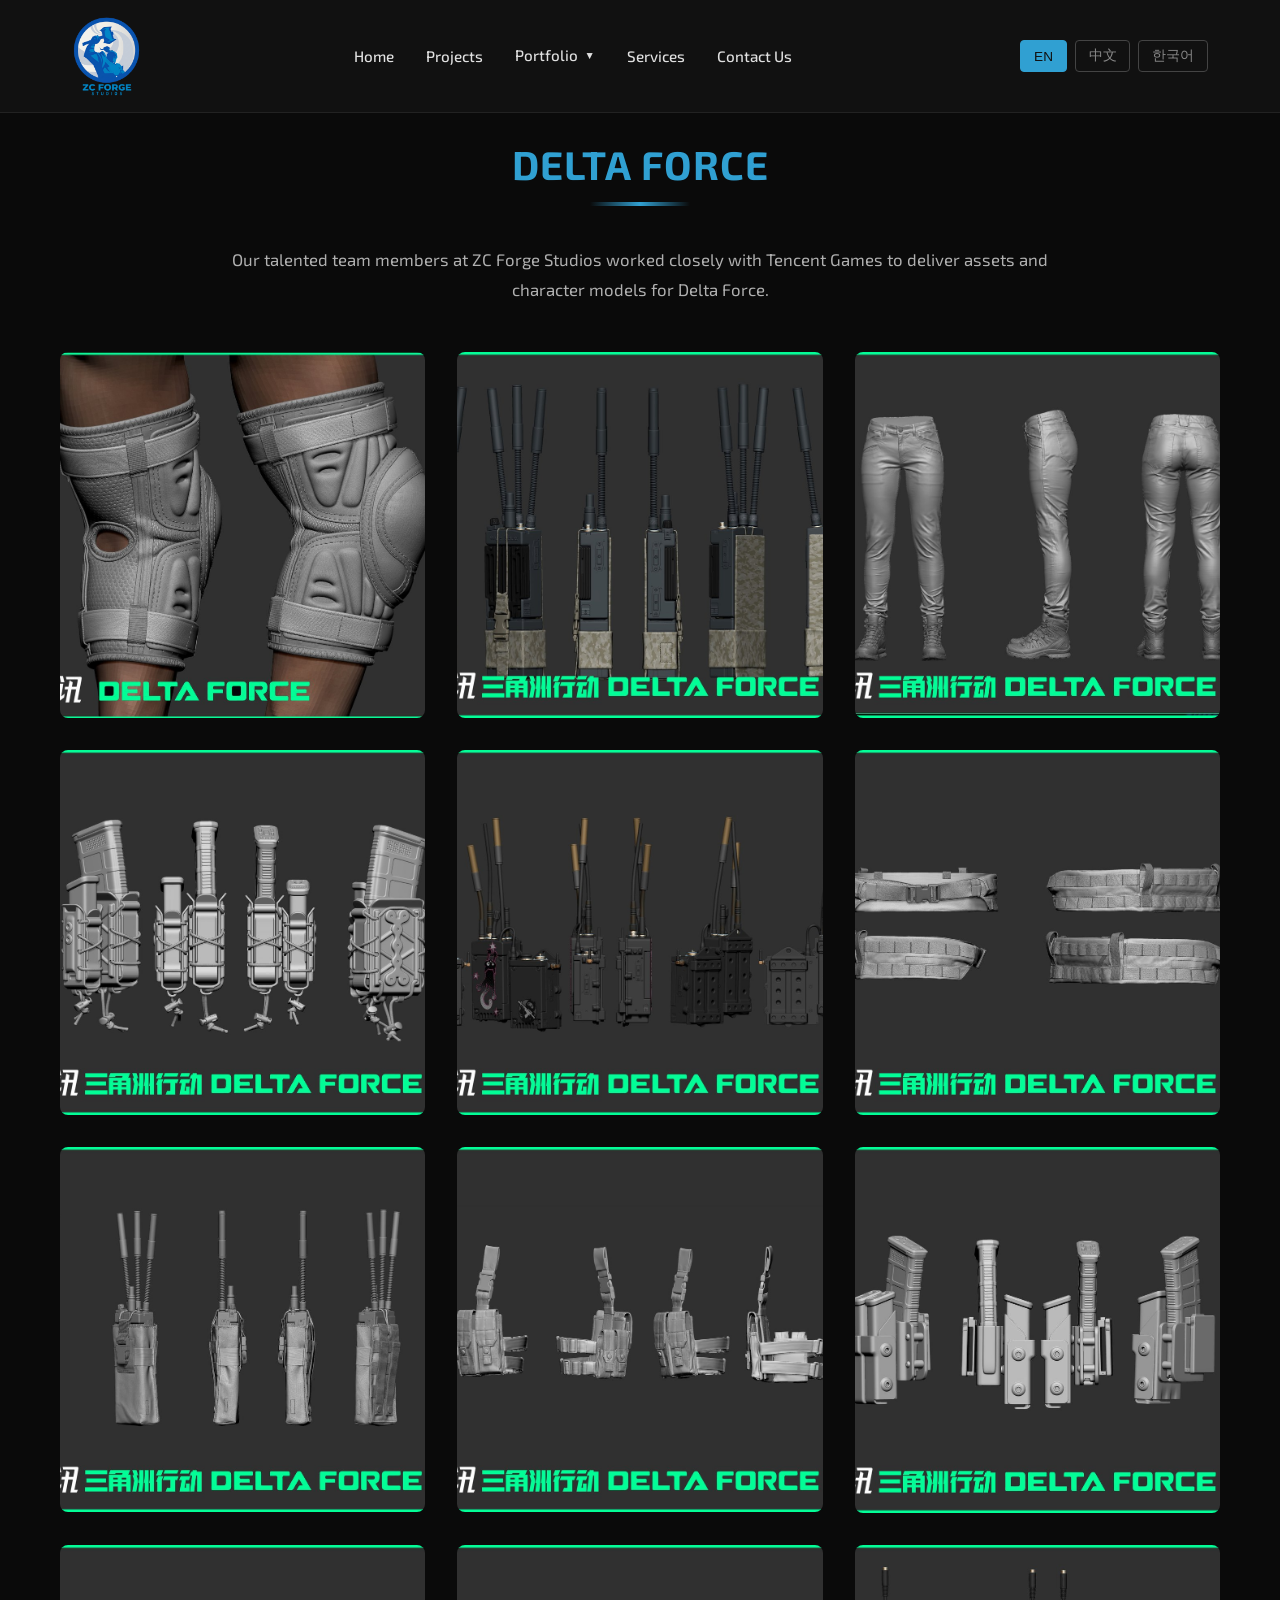
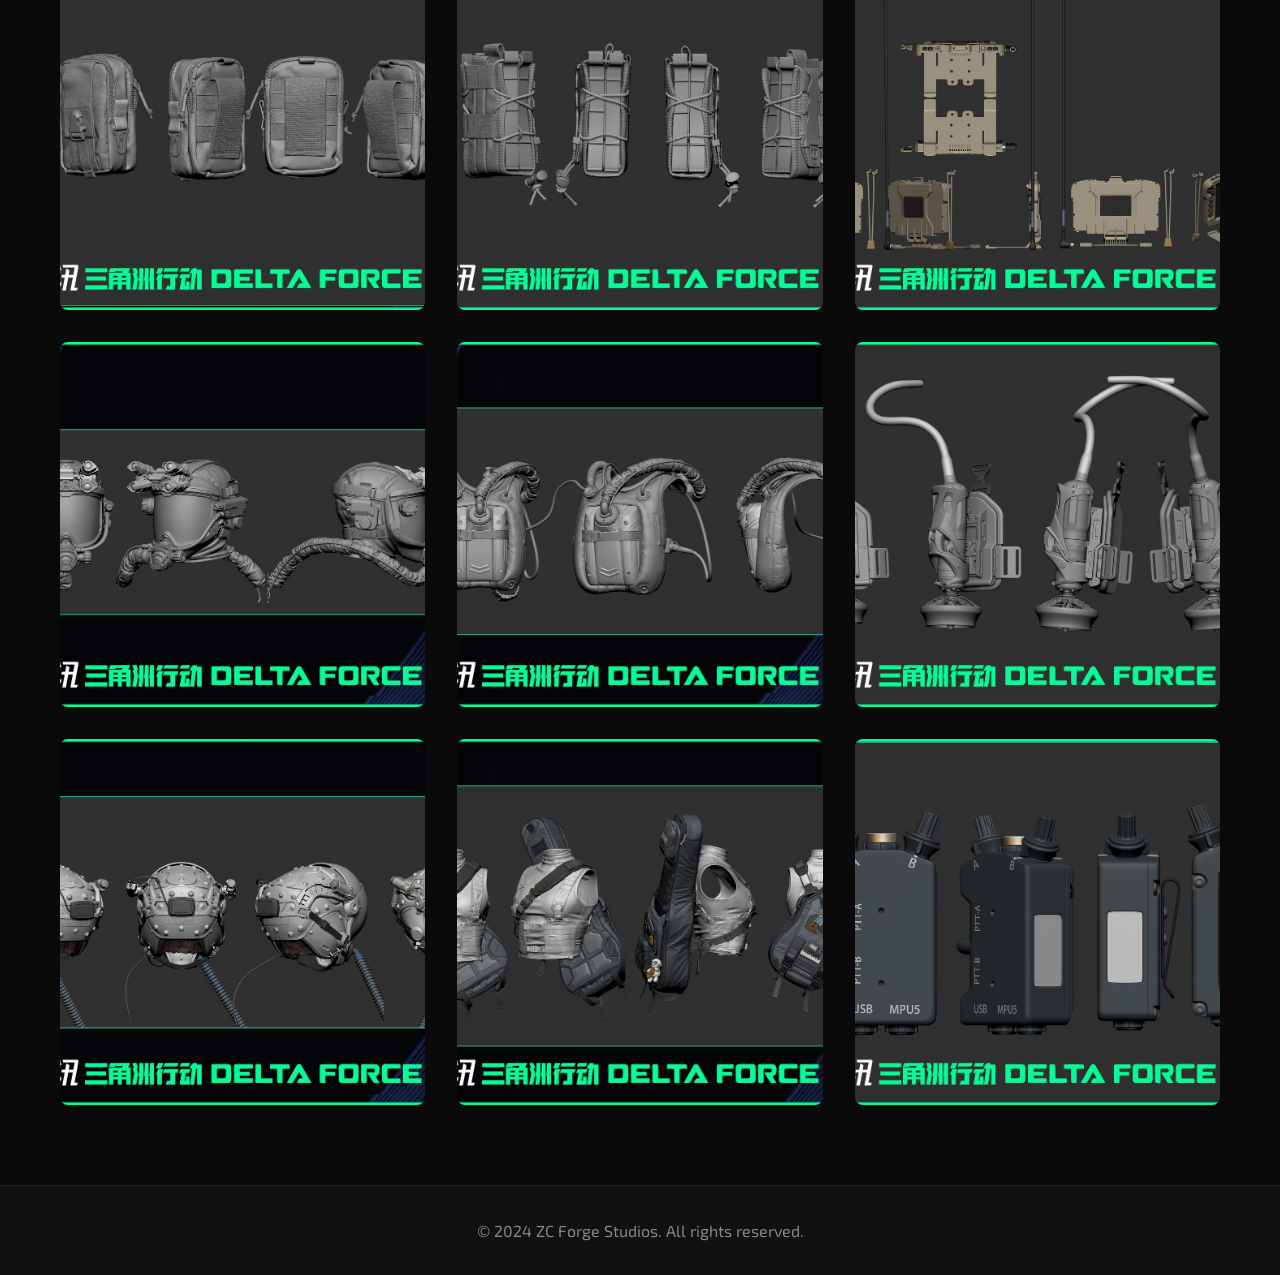
<file: delta-force.html>
<!DOCTYPE html>
<html lang="en">
<head>
    <meta charset="UTF-8">
    <meta name="viewport" content="width=device-width, initial-scale=1.0">
    <meta name="description" content="ZC Forge Studios - Delta Force Portfolio">
    <title>Delta Force - ZC Forge Studios</title>
    <link rel="preconnect" href="https://fonts.googleapis.com">
    <link rel="preconnect" href="https://fonts.gstatic.com" crossorigin>
    <link href="https://fonts.googleapis.com/css2?family=Exo+2:wght@400;600;700&display=swap" rel="stylesheet">
    <link rel="stylesheet" href="css/style.css">
    <link rel="apple-touch-icon" sizes="180x180" href="/apple-touch-icon.png">
    <link rel="icon" type="image/png" sizes="32x32" href="/favicon-32x32.png">
    <link rel="icon" type="image/png" sizes="16x16" href="/favicon-16x16.png">
    <link rel="manifest" href="/site.webmanifest">
</head>
<body data-portfolio="deltaForce">
    <header>
        <nav>
            <div class="logo">
                <a href="index.html">
                    <img src="images/logo/zcForgeTransparent.jpg" alt="ZC Forge Studios" class="logo-image">
                </a>
            </div>
            <ul class="nav-links">
                <li><a href="index.html" data-en="Home" data-zh="首页" data-ko="홈">Home</a></li>
                <li><a href="projects.html" data-en="Projects" data-zh="项目" data-ko="프로젝트">Projects</a></li>
                <li class="dropdown">
                    <a href="#" class="dropdown-toggle" data-en="Portfolio" data-zh="作品集" data-ko="포트폴리오">Portfolio</a>
                    <ul class="dropdown-menu">
                        <li><a href="portfolio-characters.html" data-en="Characters" data-zh="角色" data-ko="캐릭터">Characters</a></li>
                        <li><a href="portfolio-creatures.html" data-en="Creatures" data-zh="生物" data-ko="크리처">Creatures</a></li>
                        <li><a href="portfolio-props.html" data-en="Props" data-zh="道具" data-ko="소품">Props</a></li>
                        <li><a href="portfolio-vehicles.html" data-en="Vehicles" data-zh="载具" data-ko="탈것">Vehicles</a></li>
                        <li><a href="portfolio-weapons.html" data-en="Weapons" data-zh="武器" data-ko="무기">Weapons</a></li>
                        <li><a href="portfolio-stylised.html" data-en="Stylised" data-zh="风格化" data-ko="스타일화">Stylised</a></li>
                        <li><a href="portfolio-photogrammetry.html" data-en="Photogrammetry" data-zh="摄影测量" data-ko="포토그래메트리">Photogrammetry</a></li>
                    </ul>
                </li>
                <li><a href="services.html" data-en="Services" data-zh="服务" data-ko="서비스">Services</a></li>
                <li><a href="contact.html" data-en="Contact Us" data-zh="联系我们" data-ko="문의하기">Contact Us</a></li>
            </ul>
            <div class="lang-switch">
                <button class="lang-btn active" data-lang="en">EN</button>
                <button class="lang-btn" data-lang="zh">中文</button>
                <button class="lang-btn" data-lang="ko">한국어</button>
            </div>
            <button class="mobile-menu-toggle" aria-label="Toggle navigation menu">
                <span class="hamburger"></span>
            </button>
        </nav>
    </header>

    <main>
        <section class="portfolio-detail">
            <div class="container">
                <h2 data-en="Delta Force" data-zh="三角洲" data-ko="델타 포스">Delta Force</h2>
                <p data-en="Our talented team members at ZC Forge Studios worked closely with Tencent Games to deliver assets and character models for Delta Force." data-zh="我们ZC Forge Studios的才华横溢的团队成员与腾讯游戏紧密合作，为三角洲提供资产和角色模型。" data-ko="ZC Forge Studios의 재능 있는 팀원들은 Tencent Games와 긴밀히 협력하여 Delta Force를 위한 에셋과 캐릭터 모델을 제공했습니다.">Our talented team members at ZC Forge Studios worked closely with Tencent Games to deliver assets and character models for Delta Force.</p>
                <div class="portfolio-grid">
                    <!-- Images will be loaded dynamically by portfolio-loader.js -->
                </div>
            </div>
        </section>
    </main>

    <!-- Lightbox -->
    <div id="portfolio-lightbox" class="portfolio-lightbox">
        <span class="lightbox-close">&times;</span>
        <img class="lightbox-content" id="lightbox-image">
    </div>

    <footer>
        <div class="container">
            <p data-en="© 2024 ZC Forge Studios. All rights reserved." data-zh="© 2024 ZC Forge Studios。保留所有权利。" data-ko="© 2024 ZC Forge Studios. 모든 권리 보유.">&copy; 2024 ZC Forge Studios. All rights reserved.</p>
        </div>
    </footer>

    <script src="js/script.js"></script>
    <script src="js/portfolio-loader.js"></script>
</body>
</html>
</file>
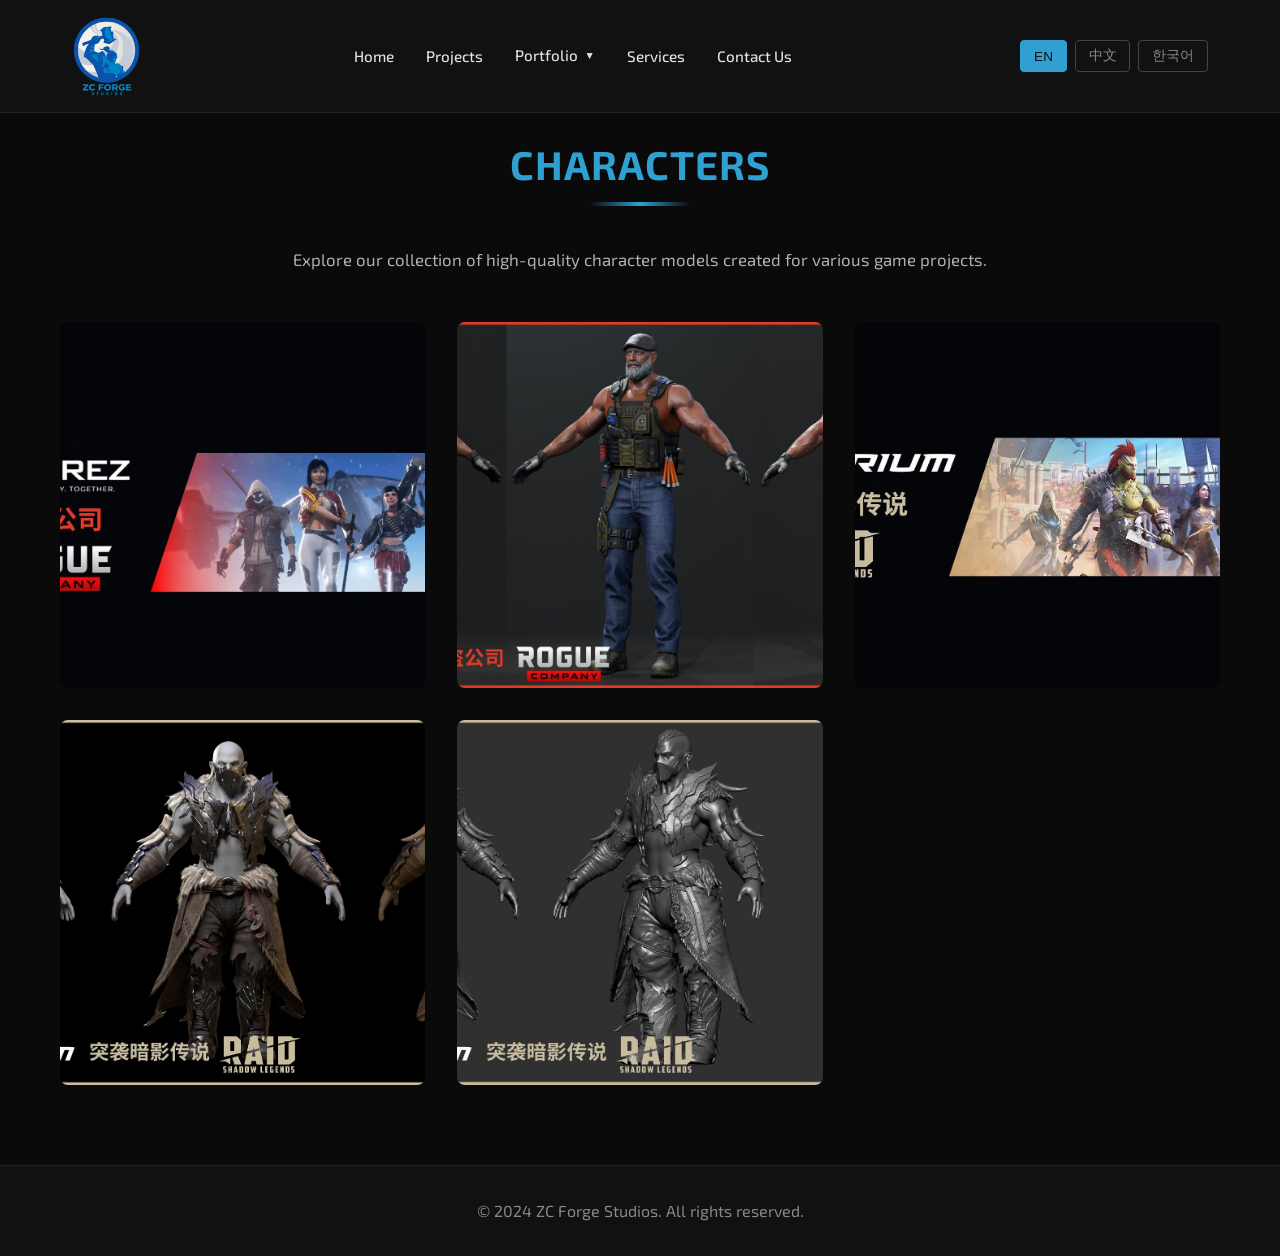
<file: portfolio-characters.html>
<!DOCTYPE html>
<html lang="en">
<head>
    <meta charset="UTF-8">
    <meta name="viewport" content="width=device-width, initial-scale=1.0">
    <meta name="description" content="ZC Forge Studios - Characters Portfolio">
    <title>Characters - ZC Forge Studios</title>
    <link rel="preconnect" href="https://fonts.googleapis.com">
    <link rel="preconnect" href="https://fonts.gstatic.com" crossorigin>
    <link href="https://fonts.googleapis.com/css2?family=Exo+2:wght@400;600;700&display=swap" rel="stylesheet">
    <link rel="stylesheet" href="css/style.css">
    <link rel="apple-touch-icon" sizes="180x180" href="/apple-touch-icon.png">
    <link rel="icon" type="image/png" sizes="32x32" href="/favicon-32x32.png">
    <link rel="icon" type="image/png" sizes="16x16" href="/favicon-16x16.png">
    <link rel="manifest" href="/site.webmanifest">
</head>
<body data-portfolio="characters">
    <header>
        <nav>
            <div class="logo">
                <a href="index.html">
                    <img src="images/logo/zcForgeTransparent.jpg" alt="ZC Forge Studios" class="logo-image">
                </a>
            </div>
            <ul class="nav-links">
                <li><a href="index.html" data-en="Home" data-zh="首页" data-ko="홈">Home</a></li>
                <li><a href="projects.html" data-en="Projects" data-zh="项目" data-ko="프로젝트">Projects</a></li>
                <li class="dropdown">
                    <a href="#" class="dropdown-toggle" data-en="Portfolio" data-zh="作品集" data-ko="포트폴리오">Portfolio</a>
                    <ul class="dropdown-menu">
                        <li><a href="portfolio-characters.html" data-en="Characters" data-zh="角色" data-ko="캐릭터">Characters</a></li>
                        <li><a href="portfolio-creatures.html" data-en="Creatures" data-zh="生物" data-ko="크리처">Creatures</a></li>
                        <li><a href="portfolio-props.html" data-en="Props" data-zh="道具" data-ko="소품">Props</a></li>
                        <li><a href="portfolio-vehicles.html" data-en="Vehicles" data-zh="载具" data-ko="탈것">Vehicles</a></li>
                        <li><a href="portfolio-weapons.html" data-en="Weapons" data-zh="武器" data-ko="무기">Weapons</a></li>
                        <li><a href="portfolio-stylised.html" data-en="Stylised" data-zh="风格化" data-ko="스타일화">Stylised</a></li>
                        <li><a href="portfolio-photogrammetry.html" data-en="Photogrammetry" data-zh="摄影测量" data-ko="포토그래메트리">Photogrammetry</a></li>
                    </ul>
                </li>
                <li><a href="services.html" data-en="Services" data-zh="服务" data-ko="서비스">Services</a></li>
                <li><a href="contact.html" data-en="Contact Us" data-zh="联系我们" data-ko="문의하기">Contact Us</a></li>
            </ul>
            <div class="lang-switch">
                <button class="lang-btn active" data-lang="en">EN</button>
                <button class="lang-btn" data-lang="zh">中文</button>
                <button class="lang-btn" data-lang="ko">한국어</button>
            </div>
            <button class="mobile-menu-toggle" aria-label="Toggle navigation menu">
                <span class="hamburger"></span>
            </button>
        </nav>
    </header>

    <main>
        <section class="portfolio-detail">
            <div class="container">
                <h2 data-en="Characters" data-zh="角色" data-ko="캐릭터">Characters</h2>
                <p data-en="Explore our collection of high-quality character models created for various game projects." data-zh="探索我们为各种游戏项目创建的高质量角色模型集合。" data-ko="다양한 게임 프로젝트를 위해 제작된 고품질 캐릭터 모델 컬렉션을 살펴보세요.">Explore our collection of high-quality character models created for various game projects.</p>
                <div class="portfolio-grid">
                    <!-- Images will be loaded dynamically by portfolio-loader.js -->
                </div>
            </div>
        </section>
    </main>

    <!-- Lightbox -->
    <div id="portfolio-lightbox" class="portfolio-lightbox">
        <span class="lightbox-close">&times;</span>
        <img class="lightbox-content" id="lightbox-image">
    </div>

    <footer>
        <div class="container">
            <p data-en="© 2024 ZC Forge Studios. All rights reserved." data-zh="© 2024 ZC Forge Studios。保留所有权利。" data-ko="© 2024 ZC Forge Studios. 모든 권리 보유.">&copy; 2024 ZC Forge Studios. All rights reserved.</p>
        </div>
    </footer>

    <script src="js/script.js"></script>
    <script src="js/portfolio-loader.js"></script>
</body>
</html>
</file>
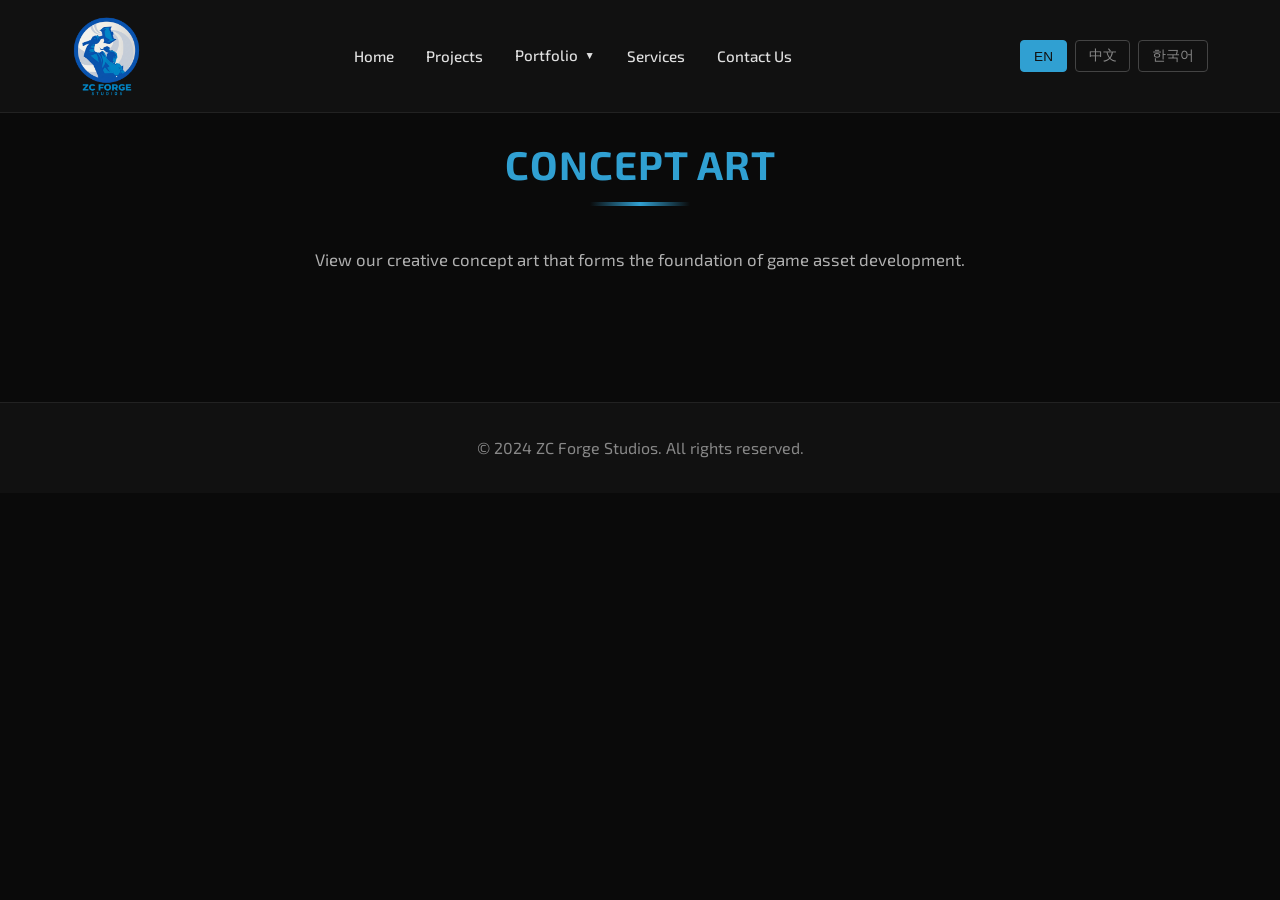
<file: portfolio-concept-art.html>
<!DOCTYPE html>
<html lang="en">
<head>
    <meta charset="UTF-8">
    <meta name="viewport" content="width=device-width, initial-scale=1.0">
    <meta name="description" content="ZC Forge Studios - Concept Art Portfolio">
    <title>Concept Art - ZC Forge Studios</title>
    <link rel="preconnect" href="https://fonts.googleapis.com">
    <link rel="preconnect" href="https://fonts.gstatic.com" crossorigin>
    <link href="https://fonts.googleapis.com/css2?family=Exo+2:wght@400;600;700&display=swap" rel="stylesheet">
    <link rel="stylesheet" href="css/style.css">
    <link rel="apple-touch-icon" sizes="180x180" href="/apple-touch-icon.png">
    <link rel="icon" type="image/png" sizes="32x32" href="/favicon-32x32.png">
    <link rel="icon" type="image/png" sizes="16x16" href="/favicon-16x16.png">
    <link rel="manifest" href="/site.webmanifest">
</head>
<body data-portfolio="conceptArt">
    <header>
        <nav>
            <div class="logo">
                <a href="index.html">
                    <img src="images/logo/zcForgeTransparent.jpg" alt="ZC Forge Studios" class="logo-image">
                </a>
            </div>
            <ul class="nav-links">
                <li><a href="index.html" data-en="Home" data-zh="首页" data-ko="홈">Home</a></li>
                <li><a href="projects.html" data-en="Projects" data-zh="项目" data-ko="프로젝트">Projects</a></li>
                <li class="dropdown">
                    <a href="#" class="dropdown-toggle" data-en="Portfolio" data-zh="作品集" data-ko="포트폴리오">Portfolio</a>
                    <ul class="dropdown-menu">
                        <li><a href="portfolio-characters.html" data-en="Characters" data-zh="角色" data-ko="캐릭터">Characters</a></li>
                        <li><a href="portfolio-creatures.html" data-en="Creatures" data-zh="生物" data-ko="크리처">Creatures</a></li>
                        <li><a href="portfolio-props.html" data-en="Props" data-zh="道具" data-ko="소품">Props</a></li>
                        <li><a href="portfolio-vehicles.html" data-en="Vehicles" data-zh="载具" data-ko="탈것">Vehicles</a></li>
                        <li><a href="portfolio-weapons.html" data-en="Weapons" data-zh="武器" data-ko="무기">Weapons</a></li>
                        <li><a href="portfolio-stylised.html" data-en="Stylised" data-zh="风格化" data-ko="스타일화">Stylised</a></li>
                        <li><a href="portfolio-photogrammetry.html" data-en="Photogrammetry" data-zh="摄影测量" data-ko="포토그래메트리">Photogrammetry</a></li>
                    </ul>
                </li>
                <li><a href="services.html" data-en="Services" data-zh="服务" data-ko="서비스">Services</a></li>
                <li><a href="contact.html" data-en="Contact Us" data-zh="联系我们" data-ko="문의하기">Contact Us</a></li>
            </ul>
            <div class="lang-switch">
                <button class="lang-btn active" data-lang="en">EN</button>
                <button class="lang-btn" data-lang="zh">中文</button>
                <button class="lang-btn" data-lang="ko">한국어</button>
            </div>
            <button class="mobile-menu-toggle" aria-label="Toggle navigation menu">
                <span class="hamburger"></span>
            </button>
        </nav>
    </header>

    <main>
        <section class="portfolio-detail">
            <div class="container">
                <h2 data-en="Concept Art" data-zh="概念艺术" data-ko="컨셉 아트">Concept Art</h2>
                <p data-en="View our creative concept art that forms the foundation of game asset development." data-zh="查看我们作为游戏资产开发基础的创意概念艺术。" data-ko="게임 에셋 개발의 기반이 되는 창의적인 컨셉 아트를 확인하세요.">View our creative concept art that forms the foundation of game asset development.</p>
                <div class="portfolio-grid">
                    <!-- Images will be loaded dynamically by portfolio-loader.js -->
                </div>
            </div>
        </section>
    </main>

    <!-- Lightbox -->
    <div id="portfolio-lightbox" class="portfolio-lightbox">
        <span class="lightbox-close">&times;</span>
        <img class="lightbox-content" id="lightbox-image">
    </div>

    <footer>
        <div class="container">
            <p data-en="© 2024 ZC Forge Studios. All rights reserved." data-zh="© 2024 ZC Forge Studios。保留所有权利。" data-ko="© 2024 ZC Forge Studios. 모든 권리 보유.">&copy; 2024 ZC Forge Studios. All rights reserved.</p>
        </div>
    </footer>

    <script src="js/script.js"></script>
    <script src="js/portfolio-loader.js"></script>
</body>
</html>
</file>
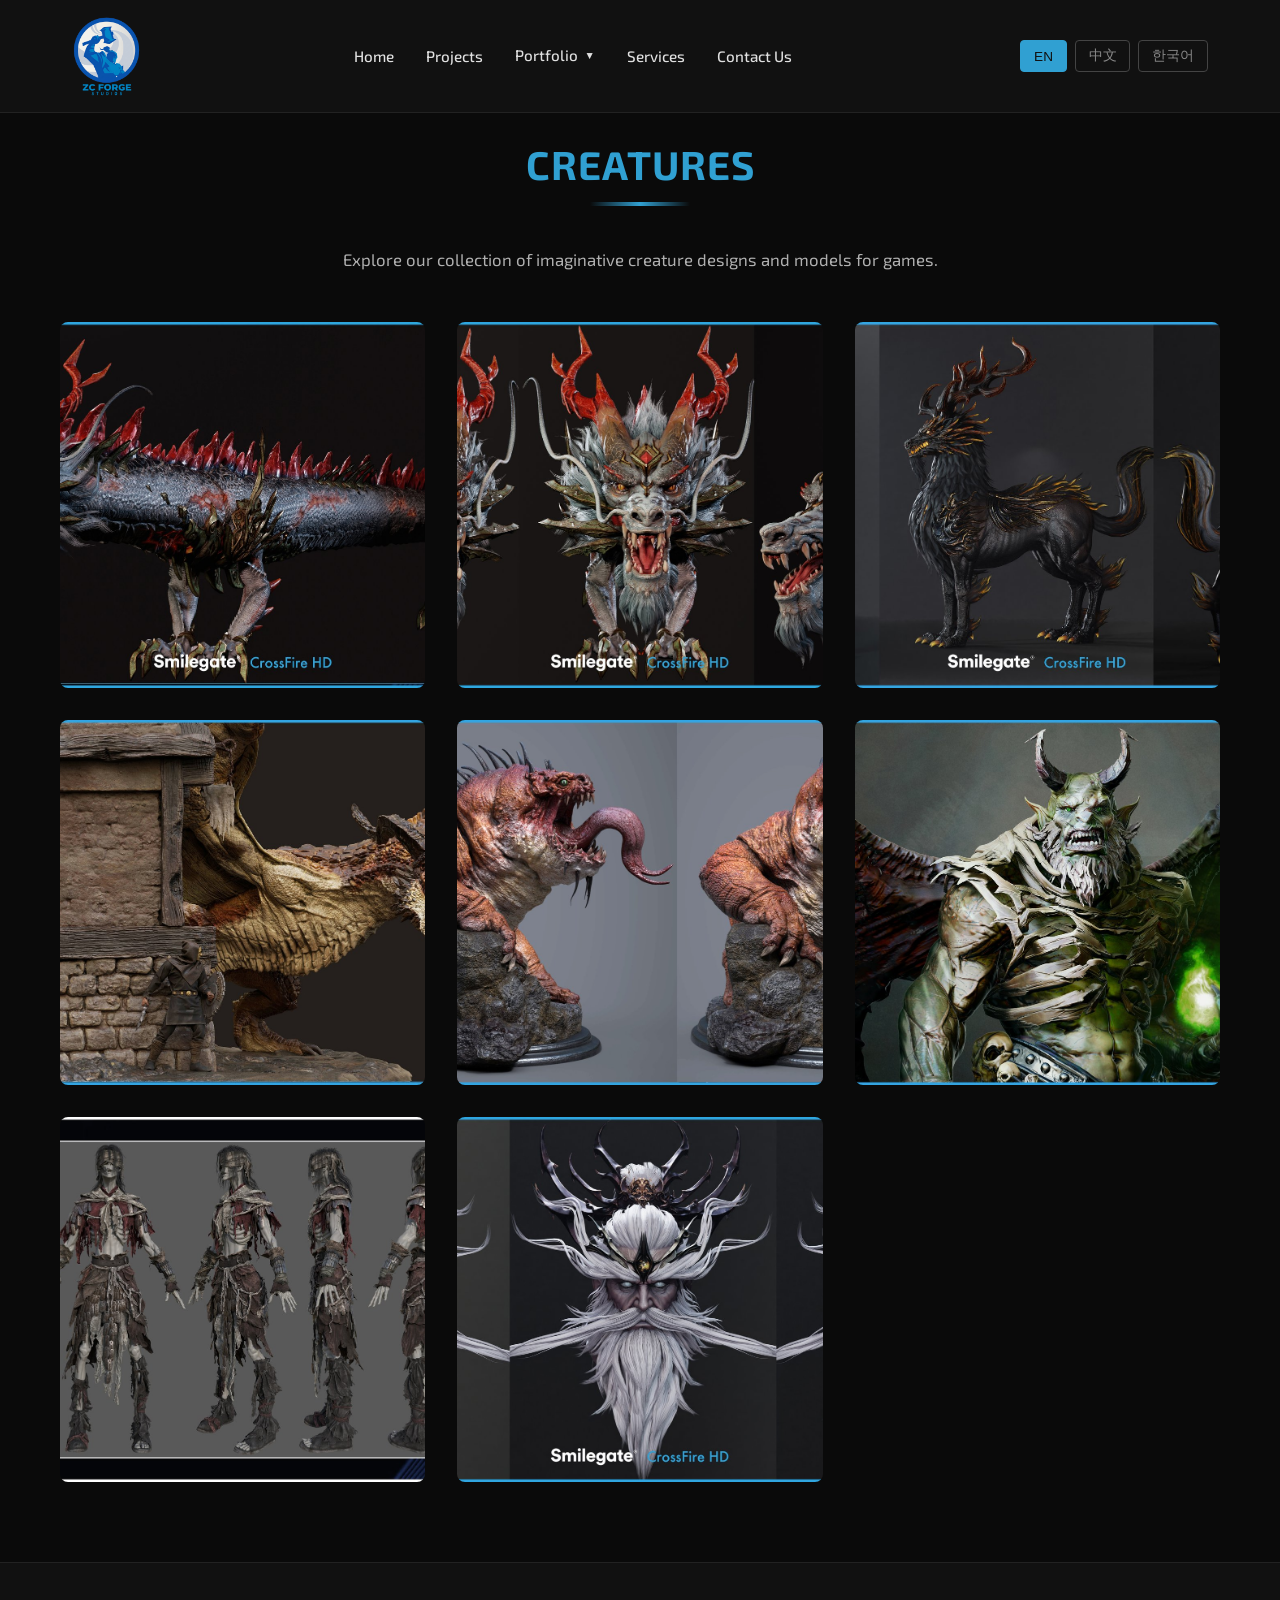
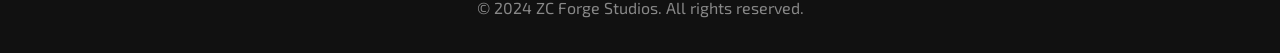
<file: portfolio-creatures.html>
<!DOCTYPE html>
<html lang="en">
<head>
    <meta charset="UTF-8">
    <meta name="viewport" content="width=device-width, initial-scale=1.0">
    <meta name="description" content="ZC Forge Studios - Creatures Portfolio">
    <title>Creatures - ZC Forge Studios</title>
    <link rel="preconnect" href="https://fonts.googleapis.com">
    <link rel="preconnect" href="https://fonts.gstatic.com" crossorigin>
    <link href="https://fonts.googleapis.com/css2?family=Exo+2:wght@400;600;700&display=swap" rel="stylesheet">
    <link rel="stylesheet" href="css/style.css">
    <link rel="apple-touch-icon" sizes="180x180" href="/apple-touch-icon.png">
    <link rel="icon" type="image/png" sizes="32x32" href="/favicon-32x32.png">
    <link rel="icon" type="image/png" sizes="16x16" href="/favicon-16x16.png">
    <link rel="manifest" href="/site.webmanifest">
</head>
<body data-portfolio="creatures">
    <header>
        <nav>
            <div class="logo">
                <a href="index.html">
                    <img src="images/logo/zcForgeTransparent.jpg" alt="ZC Forge Studios" class="logo-image">
                </a>
            </div>
            <ul class="nav-links">
                <li><a href="index.html" data-en="Home" data-zh="首页" data-ko="홈">Home</a></li>
                <li><a href="projects.html" data-en="Projects" data-zh="项目" data-ko="프로젝트">Projects</a></li>
                <li class="dropdown">
                    <a href="#" class="dropdown-toggle" data-en="Portfolio" data-zh="作品集" data-ko="포트폴리오">Portfolio</a>
                    <ul class="dropdown-menu">
                        <li><a href="portfolio-characters.html" data-en="Characters" data-zh="角色" data-ko="캐릭터">Characters</a></li>
                        <li><a href="portfolio-creatures.html" data-en="Creatures" data-zh="生物" data-ko="크리처">Creatures</a></li>
                        <li><a href="portfolio-props.html" data-en="Props" data-zh="道具" data-ko="소품">Props</a></li>
                        <li><a href="portfolio-vehicles.html" data-en="Vehicles" data-zh="载具" data-ko="탈것">Vehicles</a></li>
                        <li><a href="portfolio-weapons.html" data-en="Weapons" data-zh="武器" data-ko="무기">Weapons</a></li>
                        <li><a href="portfolio-stylised.html" data-en="Stylised" data-zh="风格化" data-ko="스타일화">Stylised</a></li>
                        <li><a href="portfolio-photogrammetry.html" data-en="Photogrammetry" data-zh="摄影测量" data-ko="포토그래메트리">Photogrammetry</a></li>
                    </ul>
                </li>
                <li><a href="services.html" data-en="Services" data-zh="服务" data-ko="서비스">Services</a></li>
                <li><a href="contact.html" data-en="Contact Us" data-zh="联系我们" data-ko="문의하기">Contact Us</a></li>
            </ul>
            <div class="lang-switch">
                <button class="lang-btn active" data-lang="en">EN</button>
                <button class="lang-btn" data-lang="zh">中文</button>
                <button class="lang-btn" data-lang="ko">한국어</button>
            </div>
            <button class="mobile-menu-toggle" aria-label="Toggle navigation menu">
                <span class="hamburger"></span>
            </button>
        </nav>
    </header>

    <main>
        <section class="portfolio-detail">
            <div class="container">
                <h2 data-en="Creatures" data-zh="生物" data-ko="크리처">Creatures</h2>
                <p data-en="Explore our collection of imaginative creature designs and models for games." data-zh="探索我们为游戏创作的富有想象力的生物设计和模型集合。" data-ko="게임을 위한 상상력 넘치는 크리처 디자인과 모델 컬렉션을 살펴보세요.">Explore our collection of imaginative creature designs and models for games.</p>
                <div class="portfolio-grid">
                    <!-- Images will be loaded dynamically by portfolio-loader.js -->
                </div>
            </div>
        </section>
    </main>

    <!-- Lightbox -->
    <div id="portfolio-lightbox" class="portfolio-lightbox">
        <span class="lightbox-close">&times;</span>
        <img class="lightbox-content" id="lightbox-image">
    </div>

    <footer>
        <div class="container">
            <p data-en="© 2024 ZC Forge Studios. All rights reserved." data-zh="© 2024 ZC Forge Studios。保留所有权利。" data-ko="© 2024 ZC Forge Studios. 모든 권리 보유.">&copy; 2024 ZC Forge Studios. All rights reserved.</p>
        </div>
    </footer>

    <script src="js/script.js"></script>
    <script src="js/portfolio-loader.js"></script>
</body>
</html>
</file>
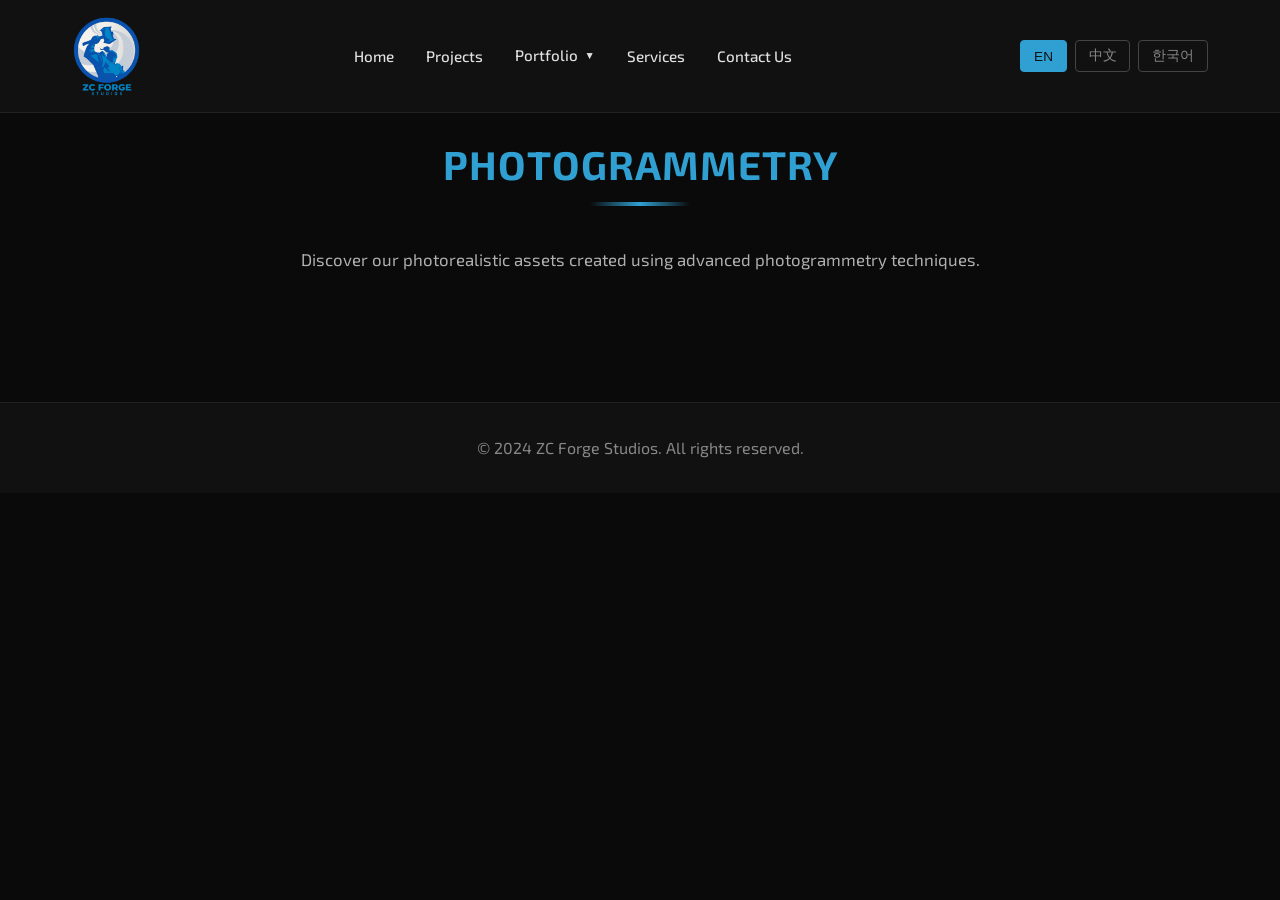
<file: portfolio-photogrammetry.html>
<!DOCTYPE html>
<html lang="en">
<head>
    <meta charset="UTF-8">
    <meta name="viewport" content="width=device-width, initial-scale=1.0">
    <meta name="description" content="ZC Forge Studios - Photogrammetry Portfolio">
    <title>Photogrammetry - ZC Forge Studios</title>
    <link rel="preconnect" href="https://fonts.googleapis.com">
    <link rel="preconnect" href="https://fonts.gstatic.com" crossorigin>
    <link href="https://fonts.googleapis.com/css2?family=Exo+2:wght@400;600;700&display=swap" rel="stylesheet">
    <link rel="stylesheet" href="css/style.css">
    <link rel="apple-touch-icon" sizes="180x180" href="/apple-touch-icon.png">
    <link rel="icon" type="image/png" sizes="32x32" href="/favicon-32x32.png">
    <link rel="icon" type="image/png" sizes="16x16" href="/favicon-16x16.png">
    <link rel="manifest" href="/site.webmanifest">
</head>
<body data-portfolio="photogrammetry">
    <header>
        <nav>
            <div class="logo">
                <a href="index.html">
                    <img src="images/logo/zcForgeTransparent.jpg" alt="ZC Forge Studios" class="logo-image">
                </a>
            </div>
            <ul class="nav-links">
                <li><a href="index.html" data-en="Home" data-zh="首页" data-ko="홈">Home</a></li>
                <li><a href="projects.html" data-en="Projects" data-zh="项目" data-ko="프로젝트">Projects</a></li>
                <li class="dropdown">
                    <a href="#" class="dropdown-toggle" data-en="Portfolio" data-zh="作品集" data-ko="포트폴리오">Portfolio</a>
                    <ul class="dropdown-menu">
                        <li><a href="portfolio-characters.html" data-en="Characters" data-zh="角色" data-ko="캐릭터">Characters</a></li>
                        <li><a href="portfolio-creatures.html" data-en="Creatures" data-zh="生物" data-ko="크리처">Creatures</a></li>
                        <li><a href="portfolio-props.html" data-en="Props" data-zh="道具" data-ko="소품">Props</a></li>
                        <li><a href="portfolio-vehicles.html" data-en="Vehicles" data-zh="载具" data-ko="탈것">Vehicles</a></li>
                        <li><a href="portfolio-weapons.html" data-en="Weapons" data-zh="武器" data-ko="무기">Weapons</a></li>
                        <li><a href="portfolio-stylised.html" data-en="Stylised" data-zh="风格化" data-ko="스타일화">Stylised</a></li>
                        <li><a href="portfolio-photogrammetry.html" data-en="Photogrammetry" data-zh="摄影测量" data-ko="포토그래메트리">Photogrammetry</a></li>
                    </ul>
                </li>
                <li><a href="services.html" data-en="Services" data-zh="服务" data-ko="서비스">Services</a></li>
                <li><a href="contact.html" data-en="Contact Us" data-zh="联系我们" data-ko="문의하기">Contact Us</a></li>
            </ul>
            <div class="lang-switch">
                <button class="lang-btn active" data-lang="en">EN</button>
                <button class="lang-btn" data-lang="zh">中文</button>
                <button class="lang-btn" data-lang="ko">한국어</button>
            </div>
            <button class="mobile-menu-toggle" aria-label="Toggle navigation menu">
                <span class="hamburger"></span>
            </button>
        </nav>
    </header>

    <main>
        <section class="portfolio-detail">
            <div class="container">
                <h2 data-en="Photogrammetry" data-zh="摄影测量" data-ko="포토그래메트리">Photogrammetry</h2>
                <p data-en="Discover our photorealistic assets created using advanced photogrammetry techniques." data-zh="探索我们使用先进摄影测量技术创建的照片级写实资产。" data-ko="첨단 포토그래메트리 기술을 사용하여 제작된 사실적인 에셋을 만나보세요.">Discover our photorealistic assets created using advanced photogrammetry techniques.</p>
                <div class="portfolio-grid">
                    <!-- Images will be loaded dynamically by portfolio-loader.js -->
                </div>
            </div>
        </section>
    </main>

    <!-- Lightbox -->
    <div id="portfolio-lightbox" class="portfolio-lightbox">
        <span class="lightbox-close">&times;</span>
        <img class="lightbox-content" id="lightbox-image">
    </div>

    <footer>
        <div class="container">
            <p data-en="© 2024 ZC Forge Studios. All rights reserved." data-zh="© 2024 ZC Forge Studios。保留所有权利。" data-ko="© 2024 ZC Forge Studios. 모든 권리 보유.">&copy; 2024 ZC Forge Studios. All rights reserved.</p>
        </div>
    </footer>

    <script src="js/script.js"></script>
    <script src="js/portfolio-loader.js"></script>
</body>
</html>
</file>
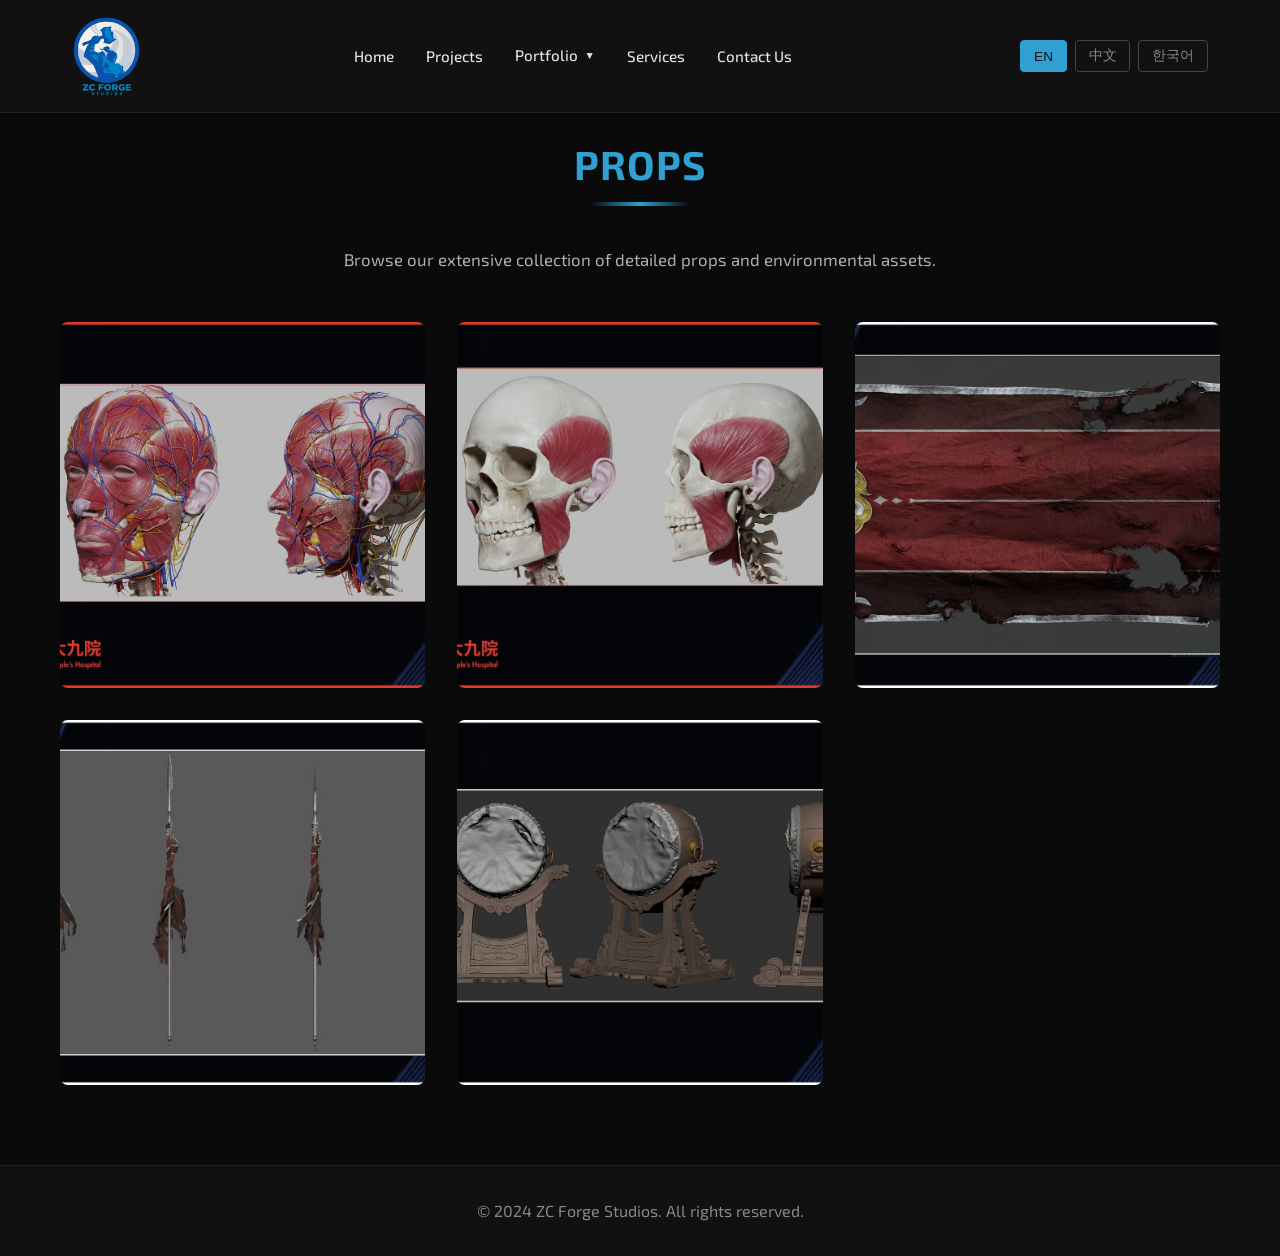
<file: portfolio-props.html>
<!DOCTYPE html>
<html lang="en">
<head>
    <meta charset="UTF-8">
    <meta name="viewport" content="width=device-width, initial-scale=1.0">
    <meta name="description" content="ZC Forge Studios - Props Portfolio">
    <title>Props - ZC Forge Studios</title>
    <link rel="preconnect" href="https://fonts.googleapis.com">
    <link rel="preconnect" href="https://fonts.gstatic.com" crossorigin>
    <link href="https://fonts.googleapis.com/css2?family=Exo+2:wght@400;600;700&display=swap" rel="stylesheet">
    <link rel="stylesheet" href="css/style.css">
    <link rel="apple-touch-icon" sizes="180x180" href="/apple-touch-icon.png">
    <link rel="icon" type="image/png" sizes="32x32" href="/favicon-32x32.png">
    <link rel="icon" type="image/png" sizes="16x16" href="/favicon-16x16.png">
    <link rel="manifest" href="/site.webmanifest">
</head>
<body data-portfolio="props">
    <header>
        <nav>
            <div class="logo">
                <a href="index.html">
                    <img src="images/logo/zcForgeTransparent.jpg" alt="ZC Forge Studios" class="logo-image">
                </a>
            </div>
            <ul class="nav-links">
                <li><a href="index.html" data-en="Home" data-zh="首页" data-ko="홈">Home</a></li>
                <li><a href="projects.html" data-en="Projects" data-zh="项目" data-ko="프로젝트">Projects</a></li>
                <li class="dropdown">
                    <a href="#" class="dropdown-toggle" data-en="Portfolio" data-zh="作品集" data-ko="포트폴리오">Portfolio</a>
                    <ul class="dropdown-menu">
                        <li><a href="portfolio-characters.html" data-en="Characters" data-zh="角色" data-ko="캐릭터">Characters</a></li>
                        <li><a href="portfolio-creatures.html" data-en="Creatures" data-zh="生物" data-ko="크리처">Creatures</a></li>
                        <li><a href="portfolio-props.html" data-en="Props" data-zh="道具" data-ko="소품">Props</a></li>
                        <li><a href="portfolio-vehicles.html" data-en="Vehicles" data-zh="载具" data-ko="탈것">Vehicles</a></li>
                        <li><a href="portfolio-weapons.html" data-en="Weapons" data-zh="武器" data-ko="무기">Weapons</a></li>
                        <li><a href="portfolio-stylised.html" data-en="Stylised" data-zh="风格化" data-ko="스타일화">Stylised</a></li>
                        <li><a href="portfolio-photogrammetry.html" data-en="Photogrammetry" data-zh="摄影测量" data-ko="포토그래메트리">Photogrammetry</a></li>
                    </ul>
                </li>
                <li><a href="services.html" data-en="Services" data-zh="服务" data-ko="서비스">Services</a></li>
                <li><a href="contact.html" data-en="Contact Us" data-zh="联系我们" data-ko="문의하기">Contact Us</a></li>
            </ul>
            <div class="lang-switch">
                <button class="lang-btn active" data-lang="en">EN</button>
                <button class="lang-btn" data-lang="zh">中文</button>
                <button class="lang-btn" data-lang="ko">한국어</button>
            </div>
            <button class="mobile-menu-toggle" aria-label="Toggle navigation menu">
                <span class="hamburger"></span>
            </button>
        </nav>
    </header>

    <main>
        <section class="portfolio-detail">
            <div class="container">
                <h2 data-en="Props" data-zh="道具" data-ko="소품">Props</h2>
                <p data-en="Browse our extensive collection of detailed props and environmental assets." data-zh="浏览我们丰富的道具和环境资产详细集合。" data-ko="세밀한 소품과 환경 에셋의 광범위한 컬렉션을 둘러보세요.">Browse our extensive collection of detailed props and environmental assets.</p>
                <div class="portfolio-grid">
                    <!-- Images will be loaded dynamically by portfolio-loader.js -->
                </div>
            </div>
        </section>
    </main>

    <!-- Lightbox -->
    <div id="portfolio-lightbox" class="portfolio-lightbox">
        <span class="lightbox-close">&times;</span>
        <img class="lightbox-content" id="lightbox-image">
    </div>

    <footer>
        <div class="container">
            <p data-en="© 2024 ZC Forge Studios. All rights reserved." data-zh="© 2024 ZC Forge Studios。保留所有权利。" data-ko="© 2024 ZC Forge Studios. 모든 권리 보유.">&copy; 2024 ZC Forge Studios. All rights reserved.</p>
        </div>
    </footer>

    <script src="js/script.js"></script>
    <script src="js/portfolio-loader.js"></script>
</body>
</html>
</file>
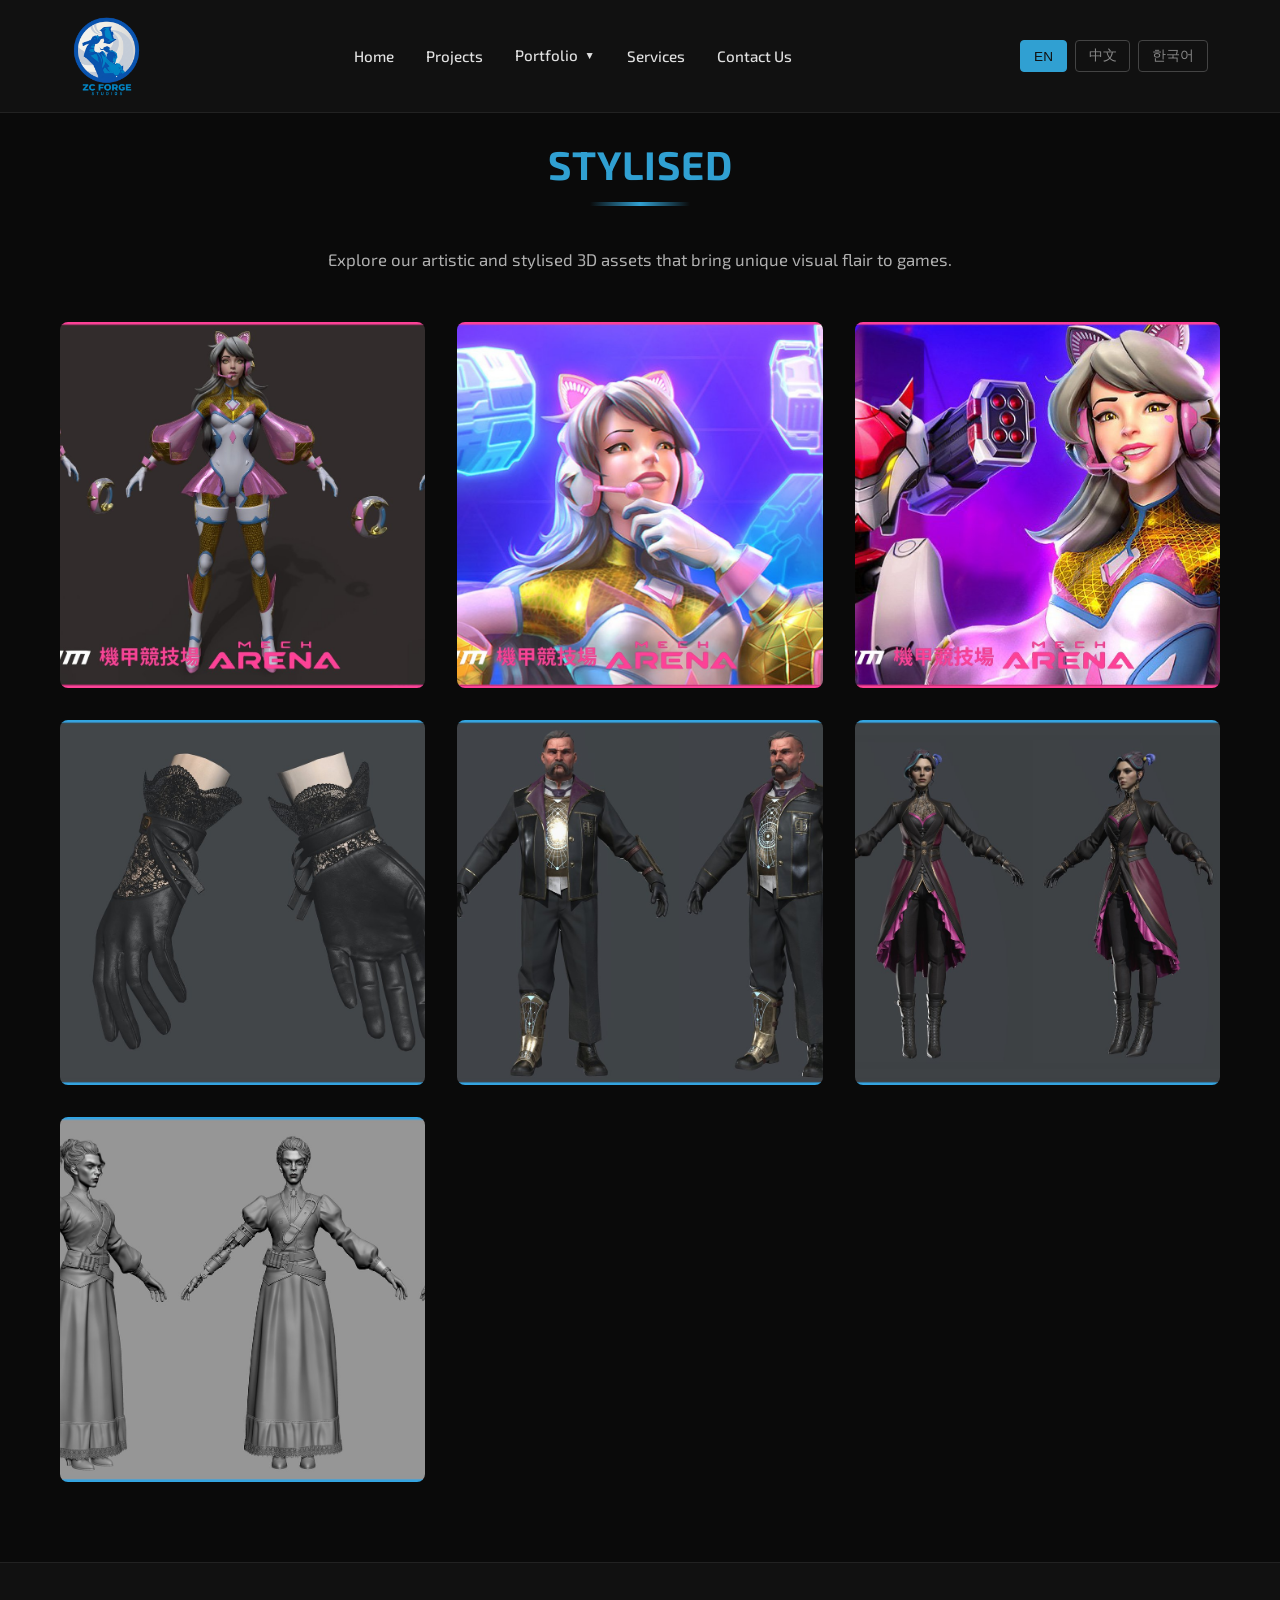
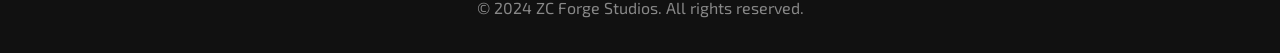
<file: portfolio-stylised.html>
<!DOCTYPE html>
<html lang="en">
<head>
    <meta charset="UTF-8">
    <meta name="viewport" content="width=device-width, initial-scale=1.0">
    <meta name="description" content="ZC Forge Studios - Stylised Portfolio">
    <title>Stylised - ZC Forge Studios</title>
    <link rel="preconnect" href="https://fonts.googleapis.com">
    <link rel="preconnect" href="https://fonts.gstatic.com" crossorigin>
    <link href="https://fonts.googleapis.com/css2?family=Exo+2:wght@400;600;700&display=swap" rel="stylesheet">
    <link rel="stylesheet" href="css/style.css">
    <link rel="apple-touch-icon" sizes="180x180" href="/apple-touch-icon.png">
    <link rel="icon" type="image/png" sizes="32x32" href="/favicon-32x32.png">
    <link rel="icon" type="image/png" sizes="16x16" href="/favicon-16x16.png">
    <link rel="manifest" href="/site.webmanifest">
</head>
<body data-portfolio="stylised">
    <header>
        <nav>
            <div class="logo">
                <a href="index.html">
                    <img src="images/logo/zcForgeTransparent.jpg" alt="ZC Forge Studios" class="logo-image">
                </a>
            </div>
            <ul class="nav-links">
                <li><a href="index.html" data-en="Home" data-zh="首页" data-ko="홈">Home</a></li>
                <li><a href="projects.html" data-en="Projects" data-zh="项目" data-ko="프로젝트">Projects</a></li>
                <li class="dropdown">
                    <a href="#" class="dropdown-toggle" data-en="Portfolio" data-zh="作品集" data-ko="포트폴리오">Portfolio</a>
                    <ul class="dropdown-menu">
                        <li><a href="portfolio-characters.html" data-en="Characters" data-zh="角色" data-ko="캐릭터">Characters</a></li>
                        <li><a href="portfolio-creatures.html" data-en="Creatures" data-zh="生物" data-ko="크리처">Creatures</a></li>
                        <li><a href="portfolio-props.html" data-en="Props" data-zh="道具" data-ko="소품">Props</a></li>
                        <li><a href="portfolio-vehicles.html" data-en="Vehicles" data-zh="载具" data-ko="탈것">Vehicles</a></li>
                        <li><a href="portfolio-weapons.html" data-en="Weapons" data-zh="武器" data-ko="무기">Weapons</a></li>
                        <li><a href="portfolio-stylised.html" data-en="Stylised" data-zh="风格化" data-ko="스타일화">Stylised</a></li>
                        <li><a href="portfolio-photogrammetry.html" data-en="Photogrammetry" data-zh="摄影测量" data-ko="포토그래메트리">Photogrammetry</a></li>
                    </ul>
                </li>
                <li><a href="services.html" data-en="Services" data-zh="服务" data-ko="서비스">Services</a></li>
                <li><a href="contact.html" data-en="Contact Us" data-zh="联系我们" data-ko="문의하기">Contact Us</a></li>
            </ul>
            <div class="lang-switch">
                <button class="lang-btn active" data-lang="en">EN</button>
                <button class="lang-btn" data-lang="zh">中文</button>
                <button class="lang-btn" data-lang="ko">한국어</button>
            </div>
            <button class="mobile-menu-toggle" aria-label="Toggle navigation menu">
                <span class="hamburger"></span>
            </button>
        </nav>
    </header>

    <main>
        <section class="portfolio-detail">
            <div class="container">
                <h2 data-en="Stylised" data-zh="风格化" data-ko="스타일화">Stylised</h2>
                <p data-en="Explore our artistic and stylised 3D assets that bring unique visual flair to games." data-zh="探索我们为游戏带来独特视觉风格的艺术化和风格化3D资产。" data-ko="게임에 독특한 시각적 감각을 더하는 예술적이고 스타일화된 3D 에셋을 살펴보세요.">Explore our artistic and stylised 3D assets that bring unique visual flair to games.</p>
                <div class="portfolio-grid">
                    <!-- Images will be loaded dynamically by portfolio-loader.js -->
                </div>
            </div>
        </section>
    </main>

    <!-- Lightbox -->
    <div id="portfolio-lightbox" class="portfolio-lightbox">
        <span class="lightbox-close">&times;</span>
        <img class="lightbox-content" id="lightbox-image">
    </div>

    <footer>
        <div class="container">
            <p data-en="© 2024 ZC Forge Studios. All rights reserved." data-zh="© 2024 ZC Forge Studios。保留所有权利。" data-ko="© 2024 ZC Forge Studios. 모든 권리 보유.">&copy; 2024 ZC Forge Studios. All rights reserved.</p>
        </div>
    </footer>

    <script src="js/script.js"></script>
    <script src="js/portfolio-loader.js"></script>
</body>
</html>
</file>
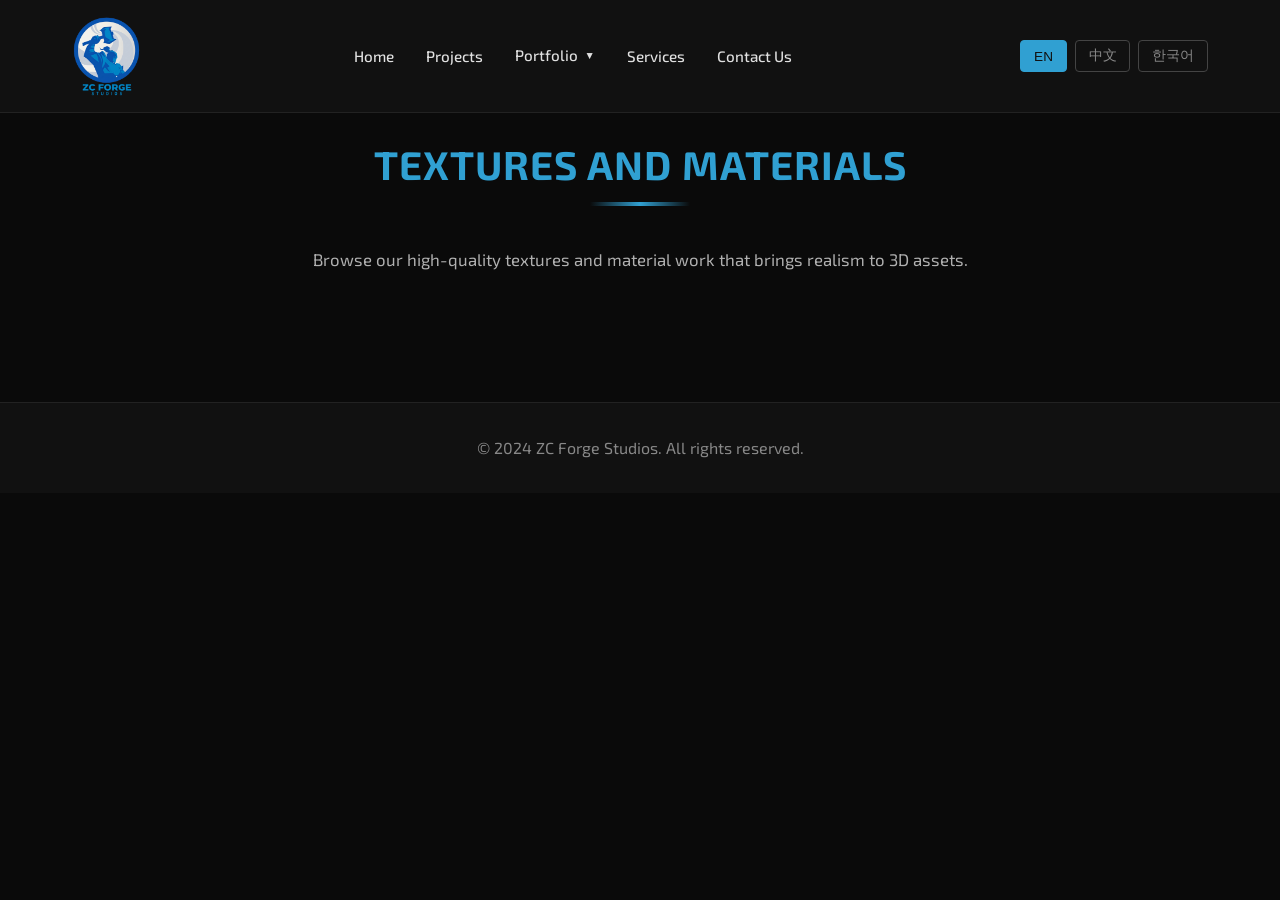
<file: portfolio-textures-materials.html>
<!DOCTYPE html>
<html lang="en">
<head>
    <meta charset="UTF-8">
    <meta name="viewport" content="width=device-width, initial-scale=1.0">
    <meta name="description" content="ZC Forge Studios - Textures and Materials Portfolio">
    <title>Textures and Materials - ZC Forge Studios</title>
    <link rel="preconnect" href="https://fonts.googleapis.com">
    <link rel="preconnect" href="https://fonts.gstatic.com" crossorigin>
    <link href="https://fonts.googleapis.com/css2?family=Exo+2:wght@400;600;700&display=swap" rel="stylesheet">
    <link rel="stylesheet" href="css/style.css">
    <link rel="apple-touch-icon" sizes="180x180" href="/apple-touch-icon.png">
    <link rel="icon" type="image/png" sizes="32x32" href="/favicon-32x32.png">
    <link rel="icon" type="image/png" sizes="16x16" href="/favicon-16x16.png">
    <link rel="manifest" href="/site.webmanifest">
</head>
<body data-portfolio="texturesMaterials">
    <header>
        <nav>
            <div class="logo">
                <a href="index.html">
                    <img src="images/logo/zcForgeTransparent.jpg" alt="ZC Forge Studios" class="logo-image">
                </a>
            </div>
            <ul class="nav-links">
                <li><a href="index.html" data-en="Home" data-zh="首页" data-ko="홈">Home</a></li>
                <li><a href="projects.html" data-en="Projects" data-zh="项目" data-ko="프로젝트">Projects</a></li>
                <li class="dropdown">
                    <a href="#" class="dropdown-toggle" data-en="Portfolio" data-zh="作品集" data-ko="포트폴리오">Portfolio</a>
                    <ul class="dropdown-menu">
                        <li><a href="portfolio-characters.html" data-en="Characters" data-zh="角色" data-ko="캐릭터">Characters</a></li>
                        <li><a href="portfolio-creatures.html" data-en="Creatures" data-zh="生物" data-ko="크리처">Creatures</a></li>
                        <li><a href="portfolio-props.html" data-en="Props" data-zh="道具" data-ko="소품">Props</a></li>
                        <li><a href="portfolio-vehicles.html" data-en="Vehicles" data-zh="载具" data-ko="탈것">Vehicles</a></li>
                        <li><a href="portfolio-weapons.html" data-en="Weapons" data-zh="武器" data-ko="무기">Weapons</a></li>
                        <li><a href="portfolio-stylised.html" data-en="Stylised" data-zh="风格化" data-ko="스타일화">Stylised</a></li>
                        <li><a href="portfolio-photogrammetry.html" data-en="Photogrammetry" data-zh="摄影测量" data-ko="포토그래메트리">Photogrammetry</a></li>
                    </ul>
                </li>
                <li><a href="services.html" data-en="Services" data-zh="服务" data-ko="서비스">Services</a></li>
                <li><a href="contact.html" data-en="Contact Us" data-zh="联系我们" data-ko="문의하기">Contact Us</a></li>
            </ul>
            <div class="lang-switch">
                <button class="lang-btn active" data-lang="en">EN</button>
                <button class="lang-btn" data-lang="zh">中文</button>
                <button class="lang-btn" data-lang="ko">한국어</button>
            </div>
            <button class="mobile-menu-toggle" aria-label="Toggle navigation menu">
                <span class="hamburger"></span>
            </button>
        </nav>
    </header>

    <main>
        <section class="portfolio-detail">
            <div class="container">
                <h2 data-en="Textures and Materials" data-zh="纹理和材质" data-ko="텍스처 및 머티리얼">Textures and Materials</h2>
                <p data-en="Browse our high-quality textures and material work that brings realism to 3D assets." data-zh="浏览我们为3D资产带来真实感的高质量纹理和材质作品。" data-ko="3D 에셋에 사실감을 더하는 고품질 텍스처와 머티리얼 작업을 둘러보세요.">Browse our high-quality textures and material work that brings realism to 3D assets.</p>
                <div class="portfolio-grid">
                    <!-- Images will be loaded dynamically by portfolio-loader.js -->
                </div>
            </div>
        </section>
    </main>

    <!-- Lightbox -->
    <div id="portfolio-lightbox" class="portfolio-lightbox">
        <span class="lightbox-close">&times;</span>
        <img class="lightbox-content" id="lightbox-image">
    </div>

    <footer>
        <div class="container">
            <p data-en="© 2024 ZC Forge Studios. All rights reserved." data-zh="© 2024 ZC Forge Studios。保留所有权利。" data-ko="© 2024 ZC Forge Studios. 모든 권리 보유.">&copy; 2024 ZC Forge Studios. All rights reserved.</p>
        </div>
    </footer>

    <script src="js/script.js"></script>
    <script src="js/portfolio-loader.js"></script>
</body>
</html>
</file>
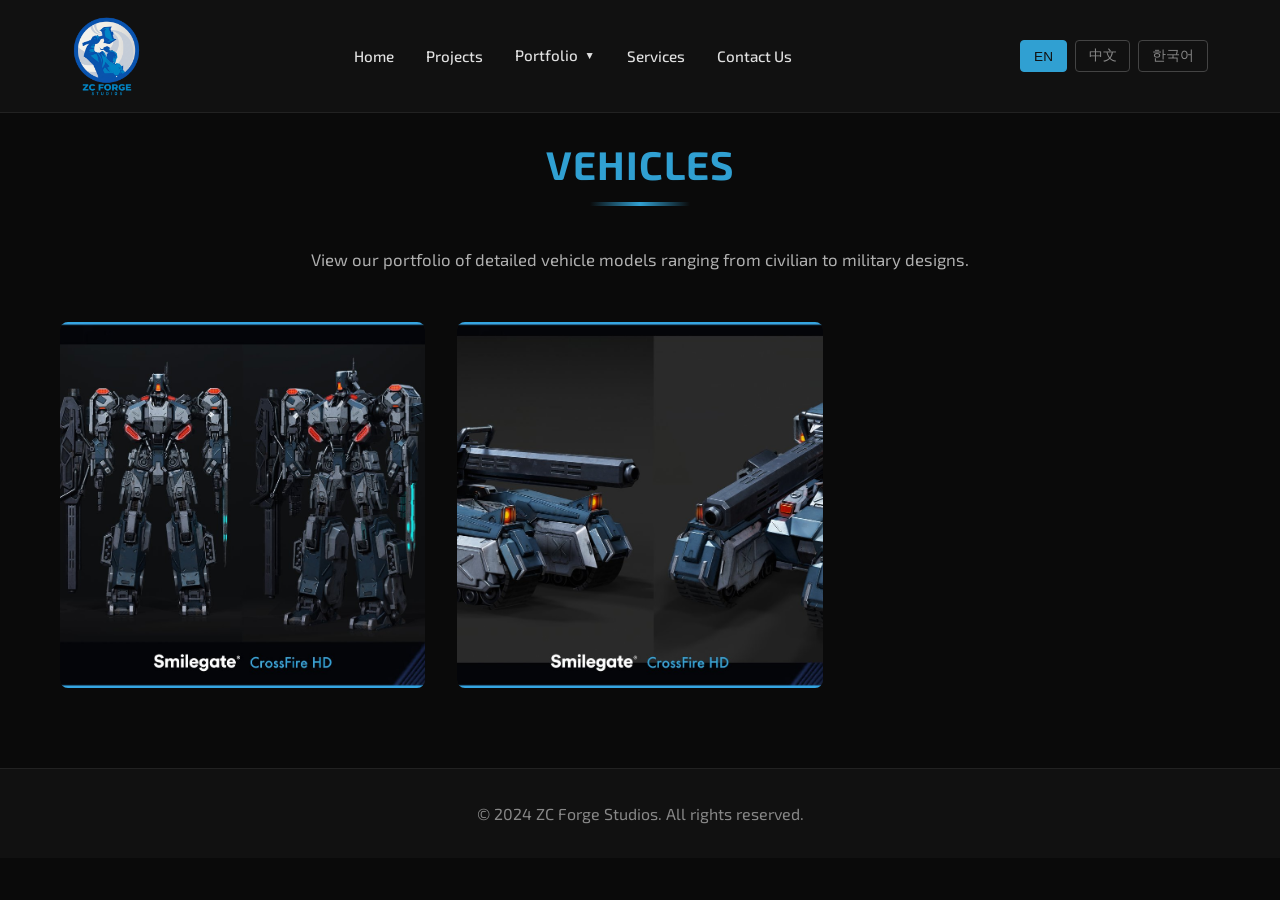
<file: portfolio-vehicles.html>
<!DOCTYPE html>
<html lang="en">
<head>
    <meta charset="UTF-8">
    <meta name="viewport" content="width=device-width, initial-scale=1.0">
    <meta name="description" content="ZC Forge Studios - Vehicles Portfolio">
    <title>Vehicles - ZC Forge Studios</title>
    <link rel="preconnect" href="https://fonts.googleapis.com">
    <link rel="preconnect" href="https://fonts.gstatic.com" crossorigin>
    <link href="https://fonts.googleapis.com/css2?family=Exo+2:wght@400;600;700&display=swap" rel="stylesheet">
    <link rel="stylesheet" href="css/style.css">
    <link rel="apple-touch-icon" sizes="180x180" href="/apple-touch-icon.png">
    <link rel="icon" type="image/png" sizes="32x32" href="/favicon-32x32.png">
    <link rel="icon" type="image/png" sizes="16x16" href="/favicon-16x16.png">
    <link rel="manifest" href="/site.webmanifest">
</head>
<body data-portfolio="vehicles">
    <header>
        <nav>
            <div class="logo">
                <a href="index.html">
                    <img src="images/logo/zcForgeTransparent.jpg" alt="ZC Forge Studios" class="logo-image">
                </a>
            </div>
            <ul class="nav-links">
                <li><a href="index.html" data-en="Home" data-zh="首页" data-ko="홈">Home</a></li>
                <li><a href="projects.html" data-en="Projects" data-zh="项目" data-ko="프로젝트">Projects</a></li>
                <li class="dropdown">
                    <a href="#" class="dropdown-toggle" data-en="Portfolio" data-zh="作品集" data-ko="포트폴리오">Portfolio</a>
                    <ul class="dropdown-menu">
                        <li><a href="portfolio-characters.html" data-en="Characters" data-zh="角色" data-ko="캐릭터">Characters</a></li>
                        <li><a href="portfolio-creatures.html" data-en="Creatures" data-zh="生物" data-ko="크리처">Creatures</a></li>
                        <li><a href="portfolio-props.html" data-en="Props" data-zh="道具" data-ko="소품">Props</a></li>
                        <li><a href="portfolio-vehicles.html" data-en="Vehicles" data-zh="载具" data-ko="탈것">Vehicles</a></li>
                        <li><a href="portfolio-weapons.html" data-en="Weapons" data-zh="武器" data-ko="무기">Weapons</a></li>
                        <li><a href="portfolio-stylised.html" data-en="Stylised" data-zh="风格化" data-ko="스타일화">Stylised</a></li>
                        <li><a href="portfolio-photogrammetry.html" data-en="Photogrammetry" data-zh="摄影测量" data-ko="포토그래메트리">Photogrammetry</a></li>
                    </ul>
                </li>
                <li><a href="services.html" data-en="Services" data-zh="服务" data-ko="서비스">Services</a></li>
                <li><a href="contact.html" data-en="Contact Us" data-zh="联系我们" data-ko="문의하기">Contact Us</a></li>
            </ul>
            <div class="lang-switch">
                <button class="lang-btn active" data-lang="en">EN</button>
                <button class="lang-btn" data-lang="zh">中文</button>
                <button class="lang-btn" data-lang="ko">한국어</button>
            </div>
            <button class="mobile-menu-toggle" aria-label="Toggle navigation menu">
                <span class="hamburger"></span>
            </button>
        </nav>
    </header>

    <main>
        <section class="portfolio-detail">
            <div class="container">
                <h2 data-en="Vehicles" data-zh="载具" data-ko="탈것">Vehicles</h2>
                <p data-en="View our portfolio of detailed vehicle models ranging from civilian to military designs." data-zh="查看我们从民用到军用设计的详细载具模型作品集。" data-ko="민간에서 군용까지 다양한 세밀한 탈것 모델 포트폴리오를 확인하세요.">View our portfolio of detailed vehicle models ranging from civilian to military designs.</p>
                <div class="portfolio-grid">
                    <!-- Images will be loaded dynamically by portfolio-loader.js -->
                </div>
            </div>
        </section>
    </main>

    <!-- Lightbox -->
    <div id="portfolio-lightbox" class="portfolio-lightbox">
        <span class="lightbox-close">&times;</span>
        <img class="lightbox-content" id="lightbox-image">
    </div>

    <footer>
        <div class="container">
            <p data-en="© 2024 ZC Forge Studios. All rights reserved." data-zh="© 2024 ZC Forge Studios。保留所有权利。" data-ko="© 2024 ZC Forge Studios. 모든 권리 보유.">&copy; 2024 ZC Forge Studios. All rights reserved.</p>
        </div>
    </footer>

    <script src="js/script.js"></script>
    <script src="js/portfolio-loader.js"></script>
</body>
</html>
</file>
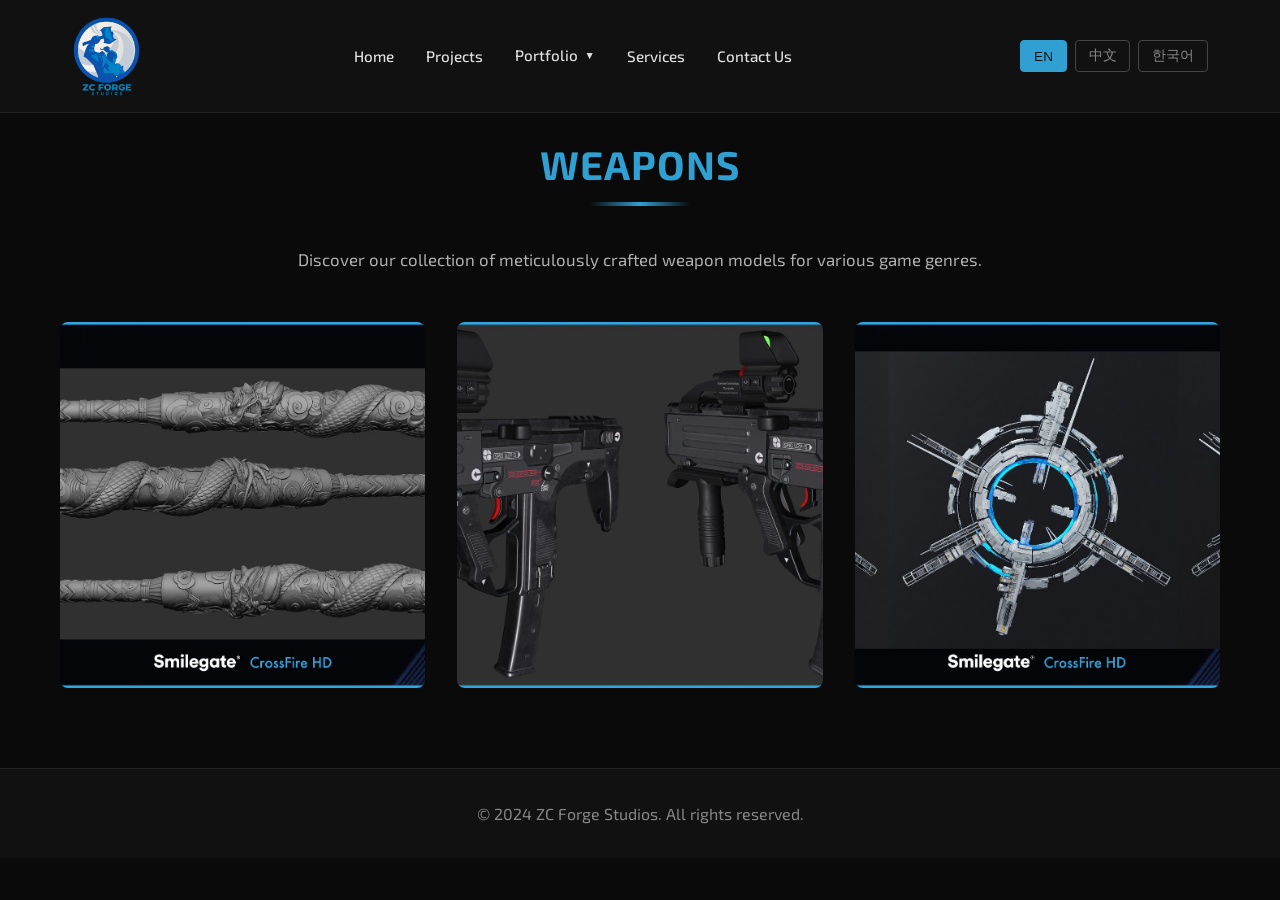
<file: portfolio-weapons.html>
<!DOCTYPE html>
<html lang="en">
<head>
    <meta charset="UTF-8">
    <meta name="viewport" content="width=device-width, initial-scale=1.0">
    <meta name="description" content="ZC Forge Studios - Weapons Portfolio">
    <title>Weapons - ZC Forge Studios</title>
    <link rel="preconnect" href="https://fonts.googleapis.com">
    <link rel="preconnect" href="https://fonts.gstatic.com" crossorigin>
    <link href="https://fonts.googleapis.com/css2?family=Exo+2:wght@400;600;700&display=swap" rel="stylesheet">
    <link rel="stylesheet" href="css/style.css">
    <link rel="apple-touch-icon" sizes="180x180" href="/apple-touch-icon.png">
    <link rel="icon" type="image/png" sizes="32x32" href="/favicon-32x32.png">
    <link rel="icon" type="image/png" sizes="16x16" href="/favicon-16x16.png">
    <link rel="manifest" href="/site.webmanifest">
</head>
<body data-portfolio="weapons">
    <header>
        <nav>
            <div class="logo">
                <a href="index.html">
                    <img src="images/logo/zcForgeTransparent.jpg" alt="ZC Forge Studios" class="logo-image">
                </a>
            </div>
            <ul class="nav-links">
                <li><a href="index.html" data-en="Home" data-zh="首页" data-ko="홈">Home</a></li>
                <li><a href="projects.html" data-en="Projects" data-zh="项目" data-ko="프로젝트">Projects</a></li>
                <li class="dropdown">
                    <a href="#" class="dropdown-toggle" data-en="Portfolio" data-zh="作品集" data-ko="포트폴리오">Portfolio</a>
                    <ul class="dropdown-menu">
                        <li><a href="portfolio-characters.html" data-en="Characters" data-zh="角色" data-ko="캐릭터">Characters</a></li>
                        <li><a href="portfolio-creatures.html" data-en="Creatures" data-zh="生物" data-ko="크리처">Creatures</a></li>
                        <li><a href="portfolio-props.html" data-en="Props" data-zh="道具" data-ko="소품">Props</a></li>
                        <li><a href="portfolio-vehicles.html" data-en="Vehicles" data-zh="载具" data-ko="탈것">Vehicles</a></li>
                        <li><a href="portfolio-weapons.html" data-en="Weapons" data-zh="武器" data-ko="무기">Weapons</a></li>
                        <li><a href="portfolio-stylised.html" data-en="Stylised" data-zh="风格化" data-ko="스타일화">Stylised</a></li>
                        <li><a href="portfolio-photogrammetry.html" data-en="Photogrammetry" data-zh="摄影测量" data-ko="포토그래메트리">Photogrammetry</a></li>
                    </ul>
                </li>
                <li><a href="services.html" data-en="Services" data-zh="服务" data-ko="서비스">Services</a></li>
                <li><a href="contact.html" data-en="Contact Us" data-zh="联系我们" data-ko="문의하기">Contact Us</a></li>
            </ul>
            <div class="lang-switch">
                <button class="lang-btn active" data-lang="en">EN</button>
                <button class="lang-btn" data-lang="zh">中文</button>
                <button class="lang-btn" data-lang="ko">한국어</button>
            </div>
            <button class="mobile-menu-toggle" aria-label="Toggle navigation menu">
                <span class="hamburger"></span>
            </button>
        </nav>
    </header>

    <main>
        <section class="portfolio-detail">
            <div class="container">
                <h2 data-en="Weapons" data-zh="武器" data-ko="무기">Weapons</h2>
                <p data-en="Discover our collection of meticulously crafted weapon models for various game genres." data-zh="探索我们为各种游戏类型精心制作的武器模型集合。" data-ko="다양한 게임 장르를 위해 정교하게 제작된 무기 모델 컬렉션을 만나보세요.">Discover our collection of meticulously crafted weapon models for various game genres.</p>
                <div class="portfolio-grid">
                    <!-- Images will be loaded dynamically by portfolio-loader.js -->
                </div>
            </div>
        </section>
    </main>

    <!-- Lightbox -->
    <div id="portfolio-lightbox" class="portfolio-lightbox">
        <span class="lightbox-close">&times;</span>
        <img class="lightbox-content" id="lightbox-image">
    </div>

    <footer>
        <div class="container">
            <p data-en="© 2024 ZC Forge Studios. All rights reserved." data-zh="© 2024 ZC Forge Studios。保留所有权利。" data-ko="© 2024 ZC Forge Studios. 모든 권리 보유.">&copy; 2024 ZC Forge Studios. All rights reserved.</p>
        </div>
    </footer>

    <script src="js/script.js"></script>
    <script src="js/portfolio-loader.js"></script>
</body>
</html>
</file>
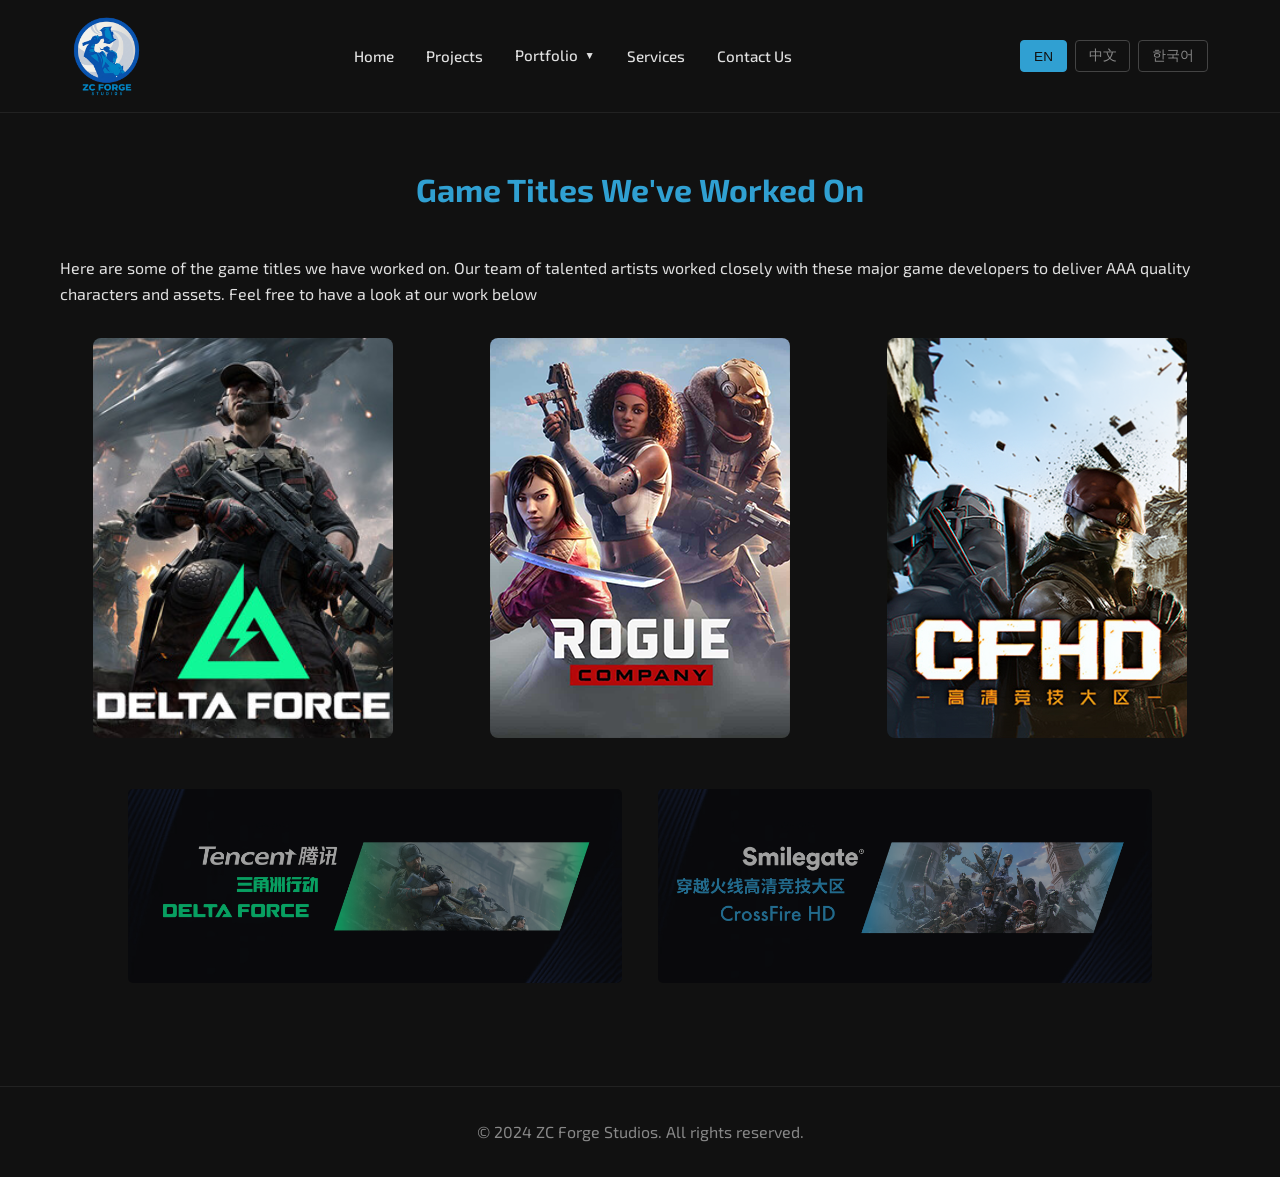
<file: projects.html>
<!DOCTYPE html>
<html lang="en">
<head>
    <meta charset="UTF-8">
    <meta name="viewport" content="width=device-width, initial-scale=1.0">
    <meta name="description" content="ZC Forge Studios - Our Projects and Game Titles">
    <title>Projects - ZC Forge Studios</title>
    <link rel="preconnect" href="https://fonts.googleapis.com">
    <link rel="preconnect" href="https://fonts.gstatic.com" crossorigin>
    <link href="https://fonts.googleapis.com/css2?family=Exo+2:wght@400;600;700&display=swap" rel="stylesheet">
    <link rel="stylesheet" href="css/style.css">
    <link rel="apple-touch-icon" sizes="180x180" href="/apple-touch-icon.png">
    <link rel="icon" type="image/png" sizes="32x32" href="/favicon-32x32.png">
    <link rel="icon" type="image/png" sizes="16x16" href="/favicon-16x16.png">
    <link rel="manifest" href="/site.webmanifest">
</head>
<body>
    <header>
        <nav>
            <div class="logo">
                <a href="index.html">
                    <img src="images/logo/zcForgeTransparent.jpg" alt="ZC Forge Studios" class="logo-image">
                </a>
            </div>
            <ul class="nav-links">
                <li><a href="index.html" data-en="Home" data-zh="首页" data-ko="홈">Home</a></li>
                <li><a href="projects.html" data-en="Projects" data-zh="项目" data-ko="프로젝트">Projects</a></li>
                <li class="dropdown">
                    <a href="#" class="dropdown-toggle" data-en="Portfolio" data-zh="作品集" data-ko="포트폴리오">Portfolio</a>
                    <ul class="dropdown-menu">
                        <li><a href="portfolio-characters.html" data-en="Characters" data-zh="角色" data-ko="캐릭터">Characters</a></li>
                        <li><a href="portfolio-creatures.html" data-en="Creatures" data-zh="生物" data-ko="크리처">Creatures</a></li>
                        <li><a href="portfolio-props.html" data-en="Props" data-zh="道具" data-ko="소품">Props</a></li>
                        <li><a href="portfolio-vehicles.html" data-en="Vehicles" data-zh="载具" data-ko="탈것">Vehicles</a></li>
                        <li><a href="portfolio-weapons.html" data-en="Weapons" data-zh="武器" data-ko="무기">Weapons</a></li>
                        <li><a href="portfolio-stylised.html" data-en="Stylised" data-zh="风格化" data-ko="스타일화">Stylised</a></li>
                        <li><a href="portfolio-photogrammetry.html" data-en="Photogrammetry" data-zh="摄影测量" data-ko="포토그래메트리">Photogrammetry</a></li>
                    </ul>
                </li>
                <li><a href="services.html" data-en="Services" data-zh="服务" data-ko="서비스">Services</a></li>
                <li><a href="contact.html" data-en="Contact Us" data-zh="联系我们" data-ko="문의하기">Contact Us</a></li>
            </ul>
            <div class="lang-switch">
                <button class="lang-btn active" data-lang="en">EN</button>
                <button class="lang-btn" data-lang="zh">中文</button>
                <button class="lang-btn" data-lang="ko">한국어</button>
            </div>
            <button class="mobile-menu-toggle" aria-label="Toggle navigation menu">
                <span class="hamburger"></span>
            </button>
        </nav>
    </header>

    <main>
        <section id="portfolio" class="portfolio">
            <div class="container">
                <h3 data-en="Game Titles We've Worked On" data-zh="我们参与的游戏作品" data-ko="참여한 게임 타이틀" class="game-titles-heading">Game Titles We've Worked On</h3>
                <p data-en="Here are some of the game titles we have worked on. Our team of talented artists worked closely with these major game developers to deliver AAA quality characters and assets. Feel free to have a look at our work below" data-zh="以下是我们参与过的一些游戏作品。我们才华横溢的艺术家团队与这些主要游戏开发商紧密合作，提供AAA级品质的角色和资产。欢迎查看我们下面的作品" data-ko="다음은 저희가 참여한 게임 타이틀입니다. 저희의 재능 있는 아티스트 팀은 이러한 주요 게임 개발사들과 긴밀히 협력하여 AAA급 캐릭터와 에셋을 제공했습니다. 아래에서 저희 작품을 자유롭게 살펴보세요">Here are some of the game titles we have worked on. Our team of talented artists worked closely with these major game developers to deliver AAA quality characters and assets. Feel free to have a look at our work below</p>
                <div class="game-titles-carousel">
                    <div class="game-titles-grid">
                        <div class="game-title-item">
                            <img src="images/game-titles/title1.png" alt="Game Title 1">
                        </div>
                        <div class="game-title-item">
                            <img src="images/game-titles/title2.png" alt="Game Title 2">
                        </div>
                        <div class="game-title-item">
                            <img src="images/game-titles/title3.png" alt="Game Title 3">
                        </div>
                    </div>
                </div>

                <!-- Portfolio Rectangles -->
                <div class="portfolio-rectangles">
                    <a href="delta-force.html" class="portfolio-rectangle-item">
                        <img src="images/portfolio/portfolio_01.png" alt="Delta Force">
                    </a>
                    <a href="crossfire-hd.html" class="portfolio-rectangle-item">
                        <img src="images/portfolio/portfolio_02.png" alt="CrossFire HD">
                    </a>
                </div>
            </div>
        </section>
    </main>

    <footer>
        <div class="container">
            <p data-en="© 2024 ZC Forge Studios. All rights reserved." data-zh="© 2024 ZC Forge Studios。保留所有权利。" data-ko="© 2024 ZC Forge Studios. 모든 권리 보유.">&copy; 2024 ZC Forge Studios. All rights reserved.</p>
        </div>
    </footer>

    <script src="js/script.js"></script>
</body>
</html>
</file>
<file: css/style.css>
/* Reset and base styles */
* {
    margin: 0;
    padding: 0;
    box-sizing: border-box;
}

html {
    scroll-behavior: smooth;
}

body {
    font-family: 'Exo 2', 'Segoe UI', 'Arial', 'Helvetica', sans-serif;
    line-height: 1.6;
    color: #e0e0e0;
    background-color: #0a0a0a;
    position: relative;
    min-height: 100vh;
    display: flex;
    flex-direction: column;
}

/* Container */
.container {
    max-width: 1200px;
    margin: 0 auto;
    padding: 0 20px;
}

/* Header and Navigation */
header {
    background-color: #111111;
    position: fixed;
    width: 100%;
    top: 0;
    z-index: 1000;
    border-bottom: 1px solid #222;
    transition: transform 0.3s ease, opacity 0.3s ease;
}

header.scrolled-hidden {
    transform: translateY(-100%);
    opacity: 0;
}

header.scrolled-visible {
    transform: translateY(0);
    opacity: 1;
}

nav {
    display: flex;
    justify-content: space-between;
    align-items: center;
    padding: 1rem 2rem;
    max-width: 1200px;
    margin: 0 auto;
}

.logo h1 {
    color: #30A0D2;
    font-size: 1.5rem;
    font-weight: bold;
}

.logo-image {
    height: 80px;
    width: auto;
    max-width: 300px;
    object-fit: contain;
    display: block;
}

/* Floating logo when scrolled */
.floating-logo {
    position: fixed;
    top: 20px;
    left: 20px;
    z-index: 1001;
    opacity: 0;
    visibility: hidden;
    transition: opacity 0.3s ease, visibility 0.3s ease;
}

.floating-logo.visible {
    opacity: 1;
    visibility: visible;
}

.floating-logo a {
    display: block;
}

.floating-logo img {
    height: 60px;
    width: auto;
    max-width: 200px;
    object-fit: contain;
    display: block;
    filter: drop-shadow(0 2px 8px rgba(0, 0, 0, 0.5));
}

.nav-links {
    display: flex;
    list-style: none;
    gap: 2rem;
}

.nav-links a {
    color: #e0e0e0;
    text-decoration: none;
    font-weight: 500;
    transition: color 0.3s ease;
    font-size: 0.95rem;
}

.nav-links a:hover {
    color: #30A0D2;
}

/* Dropdown Menu */
.nav-links .dropdown {
    position: relative;
}

.dropdown-toggle {
    cursor: pointer;
    display: flex;
    align-items: center;
}

.dropdown-toggle::after {
    content: '▼';
    font-size: 0.65rem;
    margin-left: 0.4rem;
    transition: transform 0.3s ease;
}

.dropdown:hover .dropdown-toggle::after {
    transform: rotate(180deg);
}

.dropdown-menu {
    position: absolute;
    top: 100%;
    left: 0;
    background-color: #1a1a1a;
    border: 1px solid #333;
    border-radius: 4px;
    min-width: 220px;
    list-style: none;
    padding: 0.5rem 0;
    margin-top: 0.5rem;
    opacity: 0;
    visibility: hidden;
    transform: translateY(-10px);
    transition: all 0.3s ease;
    box-shadow: 0 4px 12px rgba(0, 0, 0, 0.5);
    z-index: 1000;
}

.dropdown:hover .dropdown-menu {
    opacity: 1;
    visibility: visible;
    transform: translateY(0);
}

.dropdown-menu li {
    padding: 0;
}

.dropdown-menu a {
    display: block;
    padding: 0.7rem 1.2rem;
    color: #e0e0e0;
    text-decoration: none;
    font-size: 0.9rem;
    transition: all 0.2s ease;
}

.dropdown-menu a:hover {
    background-color: #252525;
    color: #30A0D2;
    padding-left: 1.5rem;
}

/* Language Switch */
.lang-switch {
    display: flex;
    gap: 0.5rem;
    margin-left: 1rem;
}

.lang-btn {
    background: transparent;
    border: 1px solid #444;
    color: #888;
    padding: 0.4rem 0.8rem;
    cursor: pointer;
    border-radius: 4px;
    font-size: 0.85rem;
    transition: all 0.3s ease;
}

.lang-btn:hover {
    border-color: #30A0D2;
    color: #30A0D2;
}

.lang-btn.active {
    background-color: #30A0D2;
    border-color: #30A0D2;
    color: #111;
}

/* Hero Section */
.hero {
    min-height: 100vh;
    display: flex;
    align-items: center;
    justify-content: center;
    text-align: center;
    position: relative;
    color: #fff;
    padding-top: 80px;
    padding-bottom: 40px;
    overflow: hidden;
}

/* Hero Slideshow */
.hero-slideshow {
    position: absolute;
    top: 0;
    left: 0;
    width: 100%;
    height: 100%;
    z-index: 0;
}

.hero-slide {
    position: absolute;
    top: 0;
    left: 0;
    width: 100%;
    height: 100%;
    background-size: cover;
    background-position: center;
    opacity: 0;
    transition: opacity 2s ease-in-out;
}

.hero-slide::before {
    content: '';
    position: absolute;
    top: 0;
    left: 0;
    width: 100%;
    height: 100%;
    background: linear-gradient(135deg, rgba(10, 10, 10, 0.4) 0%, rgba(26, 26, 26, 0.4) 100%);
}

.hero-slide.active {
    opacity: 1;
}

.hero-content {
    max-width: 900px;
    padding: 0 20px;
    position: relative;
    z-index: 1;
}

.hero-banner-logo {
    width: 100%;
    max-width: 600px;
    height: auto;
    object-fit: contain;
    display: block;
    margin: 0 auto 2rem;
    filter: drop-shadow(0 4px 16px rgba(0, 0, 0, 0.6));
}

.hero-text-box {
    position: relative;
    padding: 40px 35px;
    background: rgba(15, 15, 15, 0.1);
    border: 1px solid rgba(48, 160, 210, 0.4);
    border-radius: 12px;
    box-shadow: 
        0 8px 32px rgba(0, 0, 0, 0.5),
        inset 0 1px 0 rgba(48, 160, 210, 0.15);
    backdrop-filter: blur(4px);
    -webkit-backdrop-filter: blur(4px);
    margin-bottom: 2rem;
}

.hero-content h2 {
    font-size: 3rem;
    margin-bottom: 1.5rem;
    color: #30A0D2;
    line-height: 1.2;
}

.hero-content p {
    font-size: 1.2rem;
    margin-bottom: 0;
    opacity: 1;
    color: #e0e0e0;
}

.cta-button {
    display: inline-block;
    padding: 14px 35px;
    background-color: #30A0D2;
    color: #111;
    text-decoration: none;
    border-radius: 5px;
    font-weight: bold;
    transition: background-color 0.3s ease, transform 0.3s ease;
    border: none;
    cursor: pointer;
    font-size: 1rem;
}

.cta-button:hover {
    background-color: #4DB8E8;
    transform: translateY(-2px);
}

/* Sections */
section {
    padding: 100px 0;
}

section h2 {
    text-align: center;
    font-size: 2.8rem;
    margin-bottom: 3rem;
    color: #30A0D2;
    padding-top: 2rem;
    font-weight: 700;
    letter-spacing: 1px;
    text-transform: uppercase;
    position: relative;
}

section h2::before {
    content: '';
    position: absolute;
    left: 50%;
    bottom: -10px;
    transform: translateX(-50%);
    width: 100px;
    height: 4px;
    background: linear-gradient(90deg, transparent 0%, #30A0D2 50%, transparent 100%);
}

/* About Section */
.about {
    background-color: #0d0d0d;
    background-image: url('../images/logo/zcForgeTransparentBanner.png');
    background-repeat: no-repeat;
    background-position: center;
    background-size: 50%;
    position: relative;
    padding: 60px 0;
    min-height: 720px; /* Minimum height to ensure logo background is fully visible and not cut off */
}

.about::before {
    content: '';
    position: absolute;
    top: 0;
    left: 0;
    width: 100%;
    height: 100%;
    background: rgba(13, 13, 13, 0.85);
    z-index: 0;
    pointer-events: none;
}

.about .container {
    position: relative;
    z-index: 1;
}

.about-content {
    display: grid;
    grid-template-columns: repeat(auto-fit, minmax(400px, 1fr));
    gap: 50px;
    margin-top: 20px;
}

.about-block {
    position: relative;
    padding: 40px 35px;
    background: rgba(15, 15, 15, 0.1);
    border: 1px solid rgba(48, 160, 210, 0.4);
    border-radius: 12px;
    box-shadow: 
        0 8px 32px rgba(0, 0, 0, 0.5),
        inset 0 1px 0 rgba(48, 160, 210, 0.15);
    backdrop-filter: blur(4px);
    transition: all 0.4s ease;
    overflow: hidden;
}

.about-block::before {
    content: '';
    position: absolute;
    top: 0;
    left: 0;
    right: 0;
    height: 4px;
    background: linear-gradient(90deg, #30A0D2 0%, rgba(48, 160, 210, 0.5) 50%, #30A0D2 100%);
    background-size: 200% 100%;
    animation: shimmer 3s linear infinite;
}

@keyframes shimmer {
    0% { background-position: -200% 0; }
    100% { background-position: 200% 0; }
}

.about-block::after {
    content: '';
    position: absolute;
    top: 50%;
    right: -100px;
    width: 200px;
    height: 200px;
    background: radial-gradient(circle, rgba(48, 160, 210, 0.1) 0%, transparent 70%);
    transform: translateY(-50%);
    opacity: 0;
    transition: opacity 0.4s ease;
    pointer-events: none;
}

.about-block:hover {
    transform: translateY(-8px);
    border-color: rgba(48, 160, 210, 0.5);
    box-shadow: 
        0 12px 40px rgba(0, 0, 0, 0.6),
        0 0 30px rgba(48, 160, 210, 0.2),
        inset 0 1px 0 rgba(48, 160, 210, 0.2);
}

.about-block:hover::after {
    opacity: 1;
}

.about-block h3 {
    color: #30A0D2;
    font-size: 2rem;
    margin-bottom: 1.5rem;
    font-weight: 700;
    letter-spacing: 1px;
    text-transform: uppercase;
    position: relative;
    padding-bottom: 15px;
    text-shadow: 0 2px 10px rgba(48, 160, 210, 0.3);
    text-align: center;
}

.about-block h3::after {
    content: '';
    position: absolute;
    bottom: 0;
    left: 50%;
    transform: translateX(-50%);
    width: 80px;
    height: 3px;
    background: linear-gradient(90deg, #30A0D2 0%, rgba(48, 160, 210, 0.3) 100%);
    box-shadow: 0 0 10px rgba(48, 160, 210, 0.5);
}

.about-block p {
    color: #e5e5e5;
    font-size: 1.05rem;
    line-height: 1.85;
    font-weight: 400;
    text-shadow: 0 1px 2px rgba(0, 0, 0, 0.5);
}

/* Services Section */
.services {
    background-color: #0a0a0a;
}

.services-grid {
    display: grid;
    grid-template-columns: repeat(4, 1fr);
    gap: 30px;
}

.service-card {
    background-color: #151515;
    background-size: cover;
    background-position: center;
    border: 1px solid #222;
    border-radius: 10px;
    min-height: 400px;
    position: relative;
    overflow: hidden;
    text-align: center;
    transition: transform 0.3s ease, border-color 0.3s ease, box-shadow 0.3s ease;
}

.service-card:hover {
    transform: translateY(-5px);
    border-color: #30A0D2;
    box-shadow: 0 10px 30px rgba(48, 160, 210, 0.3);
}

.service-card-overlay {
    position: absolute;
    top: 0;
    left: 0;
    right: 0;
    bottom: 0;
    background: linear-gradient(135deg, rgba(10, 10, 10, 0.5) 0%, rgba(26, 26, 26, 0.5) 100%);
    z-index: 1;
}

.service-card-content {
    position: relative;
    z-index: 2;
    padding: 40px 30px;
    display: flex;
    flex-direction: column;
    justify-content: flex-end;
    min-height: 400px;
}

.service-card-content::before {
    content: '';
    position: absolute;
    bottom: 0;
    left: 0;
    right: 0;
    height: 60%;
    background: linear-gradient(to top, rgba(0, 0, 0, 0.85) 0%, transparent 100%);
    z-index: -1;
    pointer-events: none;
}

.service-card h3 {
    color: #30A0D2;
    font-size: 1.5rem;
    margin-bottom: 1rem;
}

.service-card p {
    color: #e0e0e0;
    font-size: 1rem;
    line-height: 1.8;
}

/* Portfolio Section */
.portfolio {
    background-color: #111111;
}

.portfolio-grid {
    display: grid;
    grid-template-columns: repeat(auto-fit, minmax(300px, 1fr));
    gap: 25px;
}

.portfolio-item {
    position: relative;
    border-radius: 10px;
    overflow: hidden;
    cursor: pointer;
    border: 2px solid transparent;
    transition: all 0.3s ease;
}

.portfolio-item::before {
    content: '';
    position: absolute;
    top: 0;
    left: 0;
    right: 0;
    bottom: 0;
    background: linear-gradient(135deg, rgba(48, 160, 210, 0.1) 0%, rgba(48, 160, 210, 0) 50%, rgba(48, 160, 210, 0.1) 100%);
    opacity: 0;
    transition: opacity 0.3s ease;
    z-index: 1;
    pointer-events: none;
}

.portfolio-item:hover {
    border-color: #30A0D2;
    box-shadow: 0 0 25px rgba(48, 160, 210, 0.6), 
                0 0 50px rgba(48, 160, 210, 0.3);
    transform: translateY(-5px);
}

.portfolio-item:hover::before {
    opacity: 1;
}

.portfolio-item img {
    width: 100%;
    height: 250px;
    object-fit: cover;
    transition: transform 0.3s ease, filter 0.3s ease;
}

.portfolio-item:hover img {
    transform: scale(1.08);
    filter: brightness(1.1);
}

.portfolio-overlay {
    position: absolute;
    bottom: 0;
    left: 0;
    right: 0;
    background: linear-gradient(to top, rgba(10, 10, 10, 0.95) 0%, rgba(48, 160, 210, 0.2) 50%, transparent 100%);
    padding: 30px 20px 20px;
    z-index: 2;
    transition: all 0.3s ease;
}

.portfolio-item:hover .portfolio-overlay {
    background: linear-gradient(to top, rgba(10, 10, 10, 0.98) 0%, rgba(48, 160, 210, 0.4) 50%, transparent 100%);
}

.portfolio-overlay span {
    color: #30A0D2;
    font-weight: bold;
    font-size: 1.1rem;
    text-shadow: 0 0 10px rgba(48, 160, 210, 0.5);
    transition: text-shadow 0.3s ease;
}

.portfolio-item:hover .portfolio-overlay span {
    text-shadow: 0 0 15px rgba(48, 160, 210, 0.8), 
                 0 0 25px rgba(48, 160, 210, 0.4);
}

/* Lightbox Modal */
.lightbox {
    display: none;
    position: fixed;
    z-index: 9999;
    padding-top: 60px;
    left: 0;
    top: 0;
    width: 100%;
    height: 100%;
    overflow: auto;
    background-color: rgba(0, 0, 0, 0.95);
    animation: fadeIn 0.3s ease;
}

@keyframes fadeIn {
    from { opacity: 0; }
    to { opacity: 1; }
}

.lightbox-content {
    margin: auto;
    display: block;
    width: 80%;
    height: auto;
    max-width: 90%;
    max-height: 85vh;
    object-fit: contain;
    animation: zoomIn 0.3s ease;
    border-radius: 5px;
    box-shadow: 0 0 50px rgba(48, 160, 210, 0.5);
}

@keyframes zoomIn {
    from {
        transform: scale(0.8);
        opacity: 0;
    }
    to {
        transform: scale(1);
        opacity: 1;
    }
}

.lightbox-close {
    position: absolute;
    top: 20px;
    right: 40px;
    color: #30A0D2;
    font-size: 50px;
    font-weight: bold;
    transition: 0.3s;
    cursor: pointer;
    z-index: 10000;
    text-shadow: 0 0 10px rgba(48, 160, 210, 0.8);
}

.lightbox-close:hover,
.lightbox-close:focus {
    color: #4DB8E8;
    text-shadow: 0 0 20px rgba(48, 160, 210, 1);
}

.lightbox-caption {
    margin: auto;
    display: block;
    width: 80%;
    max-width: 700px;
    text-align: center;
    color: #30A0D2;
    padding: 20px 0;
    font-size: 1.2rem;
    font-weight: 600;
}

/* Game Titles Section */
/* Portfolio Rectangles */
.portfolio-rectangles {
    display: flex;
    gap: 30px;
    justify-content: center;
    margin-top: 3rem;
    flex-wrap: wrap;
}

.portfolio-rectangle-item {
    position: relative;
    border-radius: 8px;
    overflow: hidden;
    cursor: pointer;
    transition: box-shadow 0.3s ease, opacity 0.3s ease, transform 0.3s ease;
    opacity: 0.6;
    width: 500px;
    height: 200px;
    border: 3px solid transparent;
}

.portfolio-rectangle-item.active {
    opacity: 1;
    border-color: #30A0D2;
    box-shadow: 0 0 20px 5px rgba(48, 160, 210, 0.6);
}

.portfolio-rectangle-item:hover {
    opacity: 1;
    box-shadow: 0 0 20px 5px rgba(135, 206, 250, 0.8);
    transform: translateY(-3px);
}

.portfolio-rectangle-item img {
    width: 100%;
    height: 100%;
    object-fit: cover;
}

/* Portfolio Gallery Slideshow */
.portfolio-gallery {
    margin-top: 3rem;
    position: relative;
    width: 100%;
    max-width: 1000px;
    margin-left: auto;
    margin-right: auto;
    min-height: 400px;
}

.portfolio-gallery-slideshow {
    position: relative;
    width: 100%;
    height: 500px;
    border-radius: 10px;
    overflow: hidden;
    background-color: #151515;
    border: 2px solid #222;
}

.portfolio-gallery-slide {
    position: absolute;
    top: 0;
    left: 0;
    width: 100%;
    height: 100%;
    background-size: contain;
    background-position: center;
    background-repeat: no-repeat;
    opacity: 0;
    transition: opacity 1s ease-in-out;
}

.portfolio-gallery-slide.active {
    opacity: 1;
}

.portfolio-gallery-nav {
    position: absolute;
    top: 50%;
    transform: translateY(-50%);
    background-color: rgba(48, 160, 210, 0.8);
    border: none;
    color: #fff;
    font-size: 2rem;
    width: 50px;
    height: 50px;
    border-radius: 50%;
    cursor: pointer;
    transition: all 0.3s ease;
    z-index: 10;
    display: flex;
    align-items: center;
    justify-content: center;
}

.portfolio-gallery-nav span {
    display: block;
    line-height: 1;
}

.portfolio-gallery-nav:hover {
    background-color: rgba(48, 160, 210, 1);
    box-shadow: 0 0 15px rgba(48, 160, 210, 0.6);
    transform: translateY(-50%) scale(1.1);
}

.portfolio-gallery-nav:active {
    transform: translateY(-50%) scale(0.95);
}

.portfolio-gallery-prev {
    left: 20px;
}

.portfolio-gallery-next {
    right: 20px;
}

.portfolio-gallery-nav.hidden {
    display: none;
}

.portfolio-gallery-message {
    position: absolute;
    top: 50%;
    left: 50%;
    transform: translate(-50%, -50%);
    text-align: center;
    color: #888;
    font-size: 1.2rem;
    display: none;
}

.portfolio-gallery-message.show {
    display: block;
}

.game-titles-heading {
    text-align: center;
    font-size: 2rem;
    margin-top: 4rem;
    margin-bottom: 2.5rem;
    color: #30A0D2;
}

.game-titles-carousel {
    position: relative;
    margin-top: 2rem;
    max-width: 1200px;
    margin-left: auto;
    margin-right: auto;
}

.game-titles-grid {
    display: grid;
    grid-template-columns: repeat(3, 1fr);
    gap: 30px;
    justify-items: center;
    align-items: center;
    justify-content: center;
}

.game-title-item {
    position: relative;
    border-radius: 8px;
    overflow: hidden;
    cursor: pointer;
    transition: box-shadow 0.3s ease, opacity 0.3s ease;
    opacity: 1;
    width: 300px;
    height: 400px;
}

.game-title-item:hover {
    box-shadow: 0 0 20px 5px rgba(135, 206, 250, 0.8);
}

.game-title-item img {
    width: 100%;
    height: 100%;
    object-fit: cover;
}

/* Reduce opacity of non-hovered items when carousel is hovered */
.game-titles-carousel:hover .game-title-item {
    opacity: 0.4;
}

.game-titles-carousel:hover .game-title-item:hover {
    opacity: 1;
}

/* Contact Section */
.contact {
    background-color: #0a0a0a;
    padding-bottom: 50px; /* Reduced padding to minimize empty space */
}

.contact-content {
    max-width: 800px;
    margin: 0 auto;
    text-align: center;
}

.contact-subtitle {
    font-size: 1.3rem;
    color: #b0b0b0;
    line-height: 1.8;
    margin-bottom: 2.5rem;
}

.contact-button {
    display: inline-block;
    margin: 0 auto;
}

/* Character Showcase Section */
.character-showcase {
    position: absolute;
    bottom: 0;
    left: 0;
    right: 0;
    width: 100%;
    background-color: transparent;
    padding: 0;
    margin: 0;
    pointer-events: none;
    z-index: 5;
}

.character-showcase-container {
    display: flex;
    justify-content: space-between;
    align-items: flex-end;
    max-width: 100%;
    width: 100%;
    gap: 20px;
    background-color: transparent;
}

.showcase-character {
    width: auto;
    height: auto;
    max-width: min(600px, 45vw);
    max-height: 80vh;
    opacity: 0.3;
    object-fit: contain;
    pointer-events: auto;
}

.showcase-character-left {
    margin-right: auto;
}

.showcase-character-right {
    margin-left: auto;
}

/* Footer */
footer {
    background-color: #111111;
    color: #888;
    padding: 2rem 0;
    text-align: center;
    border-top: 1px solid #222;
    position: relative;
    z-index: 1;
}

footer .container {
    position: relative;
}

/* Mobile Menu Toggle Button */
.mobile-menu-toggle {
    display: none;
    background: none;
    border: none;
    cursor: pointer;
    padding: 10px;
    z-index: 1001;
}

.hamburger {
    display: block;
    width: 25px;
    height: 3px;
    background-color: #30A0D2;
    position: relative;
    transition: background-color 0.3s ease;
}

.hamburger::before,
.hamburger::after {
    content: '';
    position: absolute;
    width: 25px;
    height: 3px;
    background-color: #30A0D2;
    transition: transform 0.3s ease;
}

.hamburger::before {
    top: -8px;
}

.hamburger::after {
    top: 8px;
}

.mobile-menu-toggle.active .hamburger {
    background-color: transparent;
}

.mobile-menu-toggle.active .hamburger::before {
    transform: rotate(45deg) translate(5px, 6px);
}

.mobile-menu-toggle.active .hamburger::after {
    transform: rotate(-45deg) translate(5px, -6px);
}

/* Responsive Design */
@media (max-width: 768px) {
    .nav-links {
        display: none;
        position: absolute;
        top: 100%;
        left: 0;
        right: 0;
        background-color: #111111;
        flex-direction: column;
        padding: 1rem 0;
        gap: 0;
        border-bottom: 1px solid #222;
    }

    .nav-links.active {
        display: flex;
    }

    .nav-links li {
        text-align: center;
        padding: 0.75rem 0;
    }

    .nav-links a {
        display: block;
        padding: 0.5rem 1rem;
    }

    /* Mobile dropdown styles */
    .dropdown-menu {
        position: static;
        opacity: 0;
        visibility: hidden;
        max-height: 0;
        overflow: hidden;
        transform: none;
        margin-top: 0;
        border: none;
        border-top: 1px solid #222;
        background-color: #0a0a0a;
        transition: all 0.3s ease;
    }

    .dropdown.active .dropdown-menu {
        opacity: 1;
        visibility: visible;
        max-height: 500px;
    }

    .dropdown-menu a {
        padding: 0.7rem 2rem;
        font-size: 0.85rem;
    }

    .dropdown-toggle::after {
        transition: transform 0.3s ease;
    }

    .dropdown.active .dropdown-toggle::after {
        transform: rotate(180deg);
    }

    .mobile-menu-toggle {
        display: flex;
    }

    .lang-switch {
        margin-right: 1rem;
    }

    .hero-content h2 {
        font-size: 2rem;
    }

    .hero-content p {
        font-size: 1rem;
    }
    
    .hero-text-box {
        padding: 30px 25px;
    }

    section h2 {
        font-size: 2rem;
    }

    .about-content {
        grid-template-columns: 1fr;
    }

    .services-grid,
    .portfolio-grid {
        grid-template-columns: 1fr;
    }

    .game-titles-grid {
        grid-template-columns: 1fr;
        gap: 20px;
    }

    .portfolio-rectangles {
        flex-direction: column;
        align-items: center;
    }

    .portfolio-rectangle-item {
        width: 100%;
        max-width: 500px;
    }

    .game-titles-heading {
        font-size: 1.5rem;
    }

    .logo h1 {
        font-size: 1.1rem;
    }

    .logo-image {
        height: 55px;
        max-width: 220px;
    }

    nav {
        padding: 0.75rem 1rem;
    }

    .character-showcase-container {
        flex-direction: column;
        align-items: center;
    }

    .showcase-character {
        max-width: 100%;
        max-height: 50vh;
    }

    .portfolio-gallery-slideshow {
        height: 300px;
    }

    .portfolio-gallery-nav {
        width: 40px;
        height: 40px;
        font-size: 1.5rem;
    }

    .portfolio-gallery-prev {
        left: 10px;
    }

    .portfolio-gallery-next {
        right: 10px;
    }

    /* Floating logo responsive */
    .floating-logo {
        top: 15px;
        left: 15px;
    }

    .floating-logo img {
        height: 45px;
        max-width: 150px;
    }
}

@media (min-width: 769px) and (max-width: 1024px) {
    .services-grid {
        grid-template-columns: repeat(2, 1fr);
    }

    .game-titles-grid {
        grid-template-columns: repeat(3, 1fr);
        gap: 20px;
    }

    .game-titles-heading {
        font-size: 1.75rem;
    }
}

@media (max-width: 480px) {
    .game-titles-grid {
        grid-template-columns: 1fr;
        gap: 15px;
    }

    .logo-image {
        height: 50px;
        max-width: 180px;
    }

    nav {
        padding: 0.5rem 0.75rem;
    }

    .lang-btn {
        padding: 0.3rem 0.6rem;
        font-size: 0.75rem;
    }

    .hero-content h2 {
        font-size: 1.75rem;
    }
    
    .hero-text-box {
        padding: 25px 20px;
    }

    .about-content {
        grid-template-columns: 1fr;
    }

    /* Floating logo responsive */
    .floating-logo {
        top: 10px;
        left: 10px;
    }

    .floating-logo img {
        height: 40px;
        max-width: 130px;
    }
}

/* Portfolio Detail Grid */
.portfolio-detail {
    padding: 100px 0 80px;
    background-color: #0a0a0a;
}

.portfolio-detail h2 {
    color: #30A0D2;
    text-align: center;
    font-size: 2.5rem;
    margin-bottom: 3rem;
    padding-top: 2rem;
}

.portfolio-detail p {
    text-align: center;
    color: #b0b0b0;
    font-size: 1.05rem;
    line-height: 1.8;
    max-width: 900px;
    margin: 0 auto 3rem;
    padding: 0 2rem;
}

.portfolio-grid {
    display: grid;
    grid-template-columns: repeat(3, 1fr);
    gap: 2rem;
    max-width: 2400px;
    margin: 0 auto;
}

.portfolio-grid-item {
    width: 100%;
    aspect-ratio: 1;
    overflow: hidden;
    border-radius: 8px;
    cursor: pointer;
    transition: transform 0.3s ease, box-shadow 0.3s ease;
    background-color: #1a1a1a;
}

.portfolio-grid-item:hover {
    transform: scale(1.05);
    box-shadow: 0 10px 30px rgba(48, 160, 210, 0.3);
}

.portfolio-grid-item img {
    width: 100%;
    height: 100%;
    object-fit: cover;
    display: block;
}

/* Portfolio Lightbox */
.portfolio-lightbox {
    display: none;
    position: fixed;
    z-index: 10000;
    padding-top: 50px;
    left: 0;
    top: 0;
    width: 100%;
    height: 100%;
    overflow: auto;
    background-color: rgba(0, 0, 0, 0.95);
}

.portfolio-lightbox.active {
    display: block;
}

.lightbox-content {
    margin: auto;
    display: block;
    max-width: 90%;
    max-height: 90vh;
    object-fit: contain;
}

.lightbox-close {
    position: absolute;
    top: 20px;
    right: 40px;
    color: #fff;
    font-size: 50px;
    font-weight: bold;
    cursor: pointer;
    transition: color 0.3s ease;
}

.lightbox-close:hover,
.lightbox-close:focus {
    color: #30A0D2;
}

/* Make portfolio rectangles clickable */
.portfolio-rectangle-item {
    display: block;
    text-decoration: none;
    cursor: pointer;
}

/* Responsive Design for Portfolio Grid */
@media (max-width: 1024px) {
    .portfolio-grid {
        grid-template-columns: repeat(2, 1fr);
        gap: 1.5rem;
    }
    
    .portfolio-detail h2 {
        font-size: 2rem;
        padding-top: 1.75rem;
    }
    
    .portfolio-detail p {
        font-size: 1.02rem;
        padding: 0 1.75rem;
    }
}

@media (max-width: 768px) {
    .portfolio-grid {
        grid-template-columns: 1fr;
        gap: 1rem;
    }
    
    .portfolio-detail h2 {
        font-size: 1.5rem;
        margin-bottom: 2rem;
        padding-top: 1.5rem;
    }
    
    .portfolio-detail p {
        font-size: 1rem;
        padding: 0 1.5rem;
        margin-bottom: 2rem;
    }
    
    .lightbox-close {
        font-size: 35px;
        right: 20px;
    }
}
</file>
